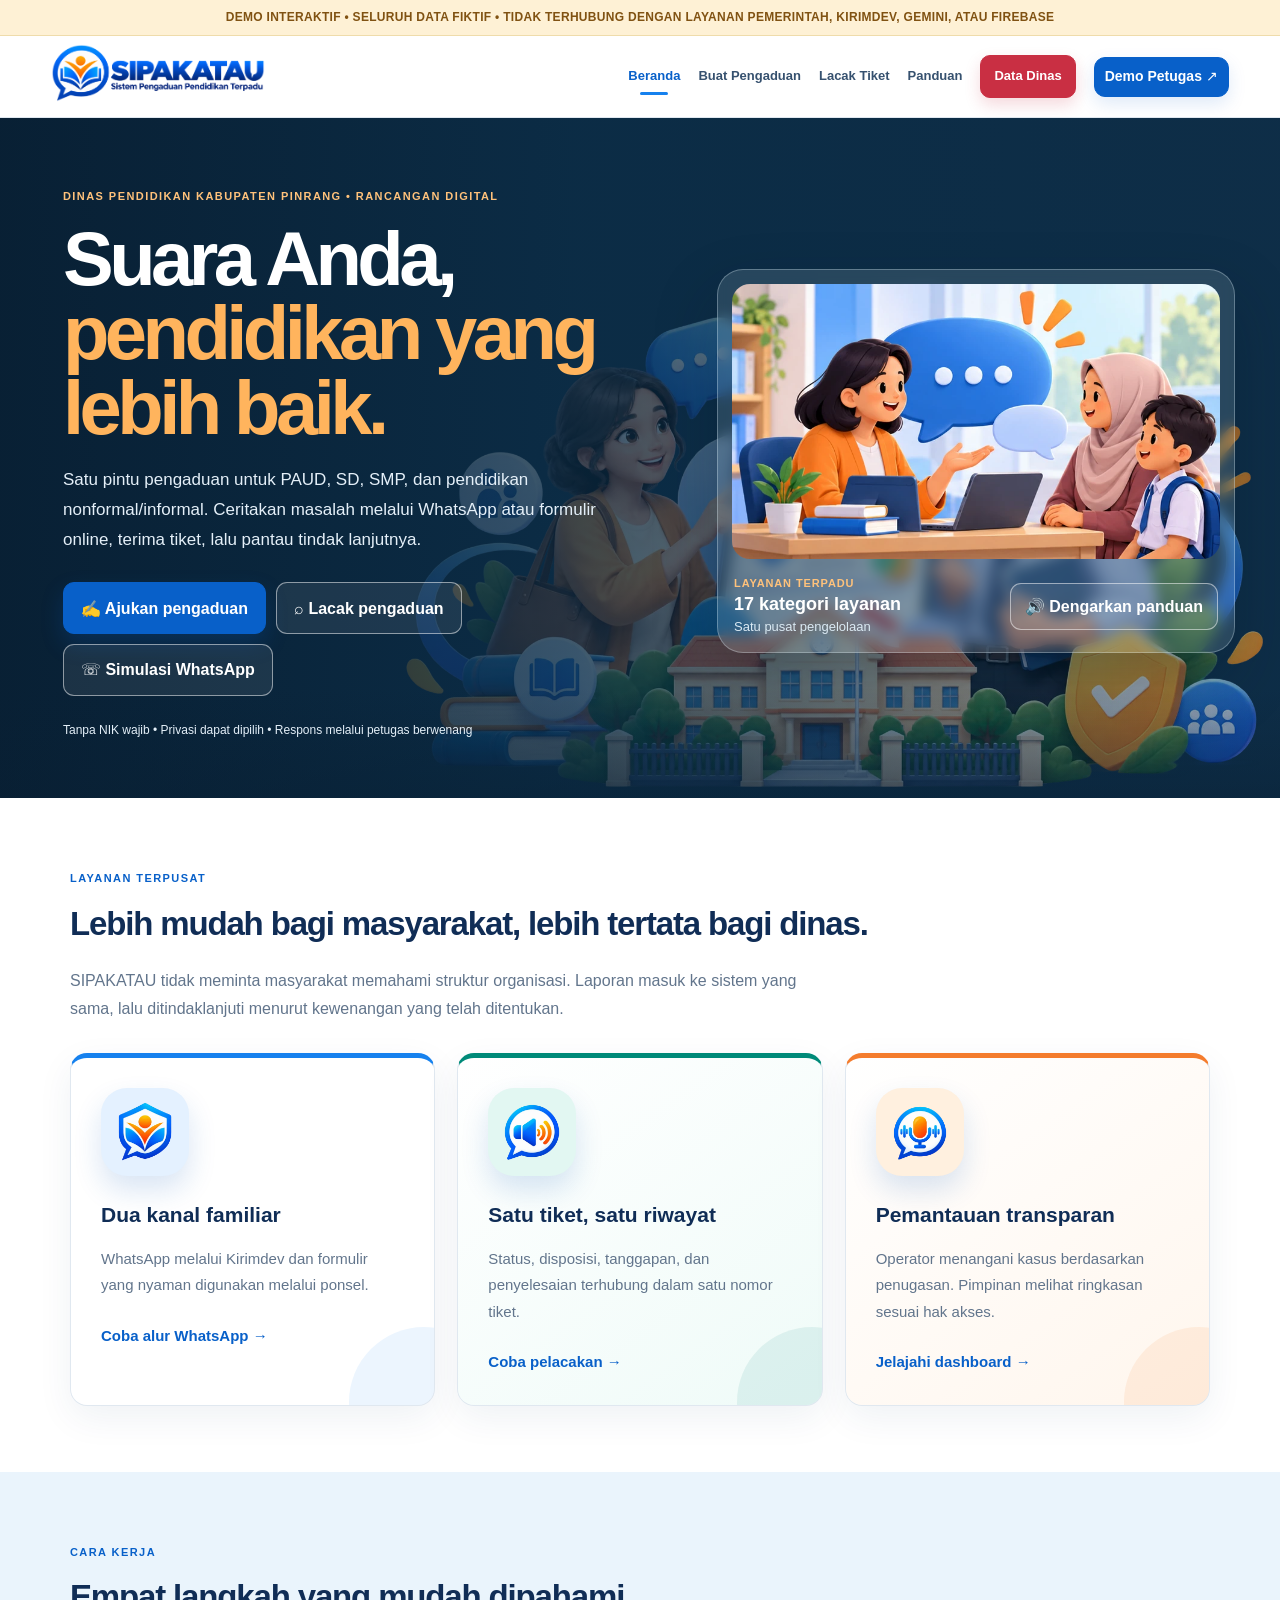
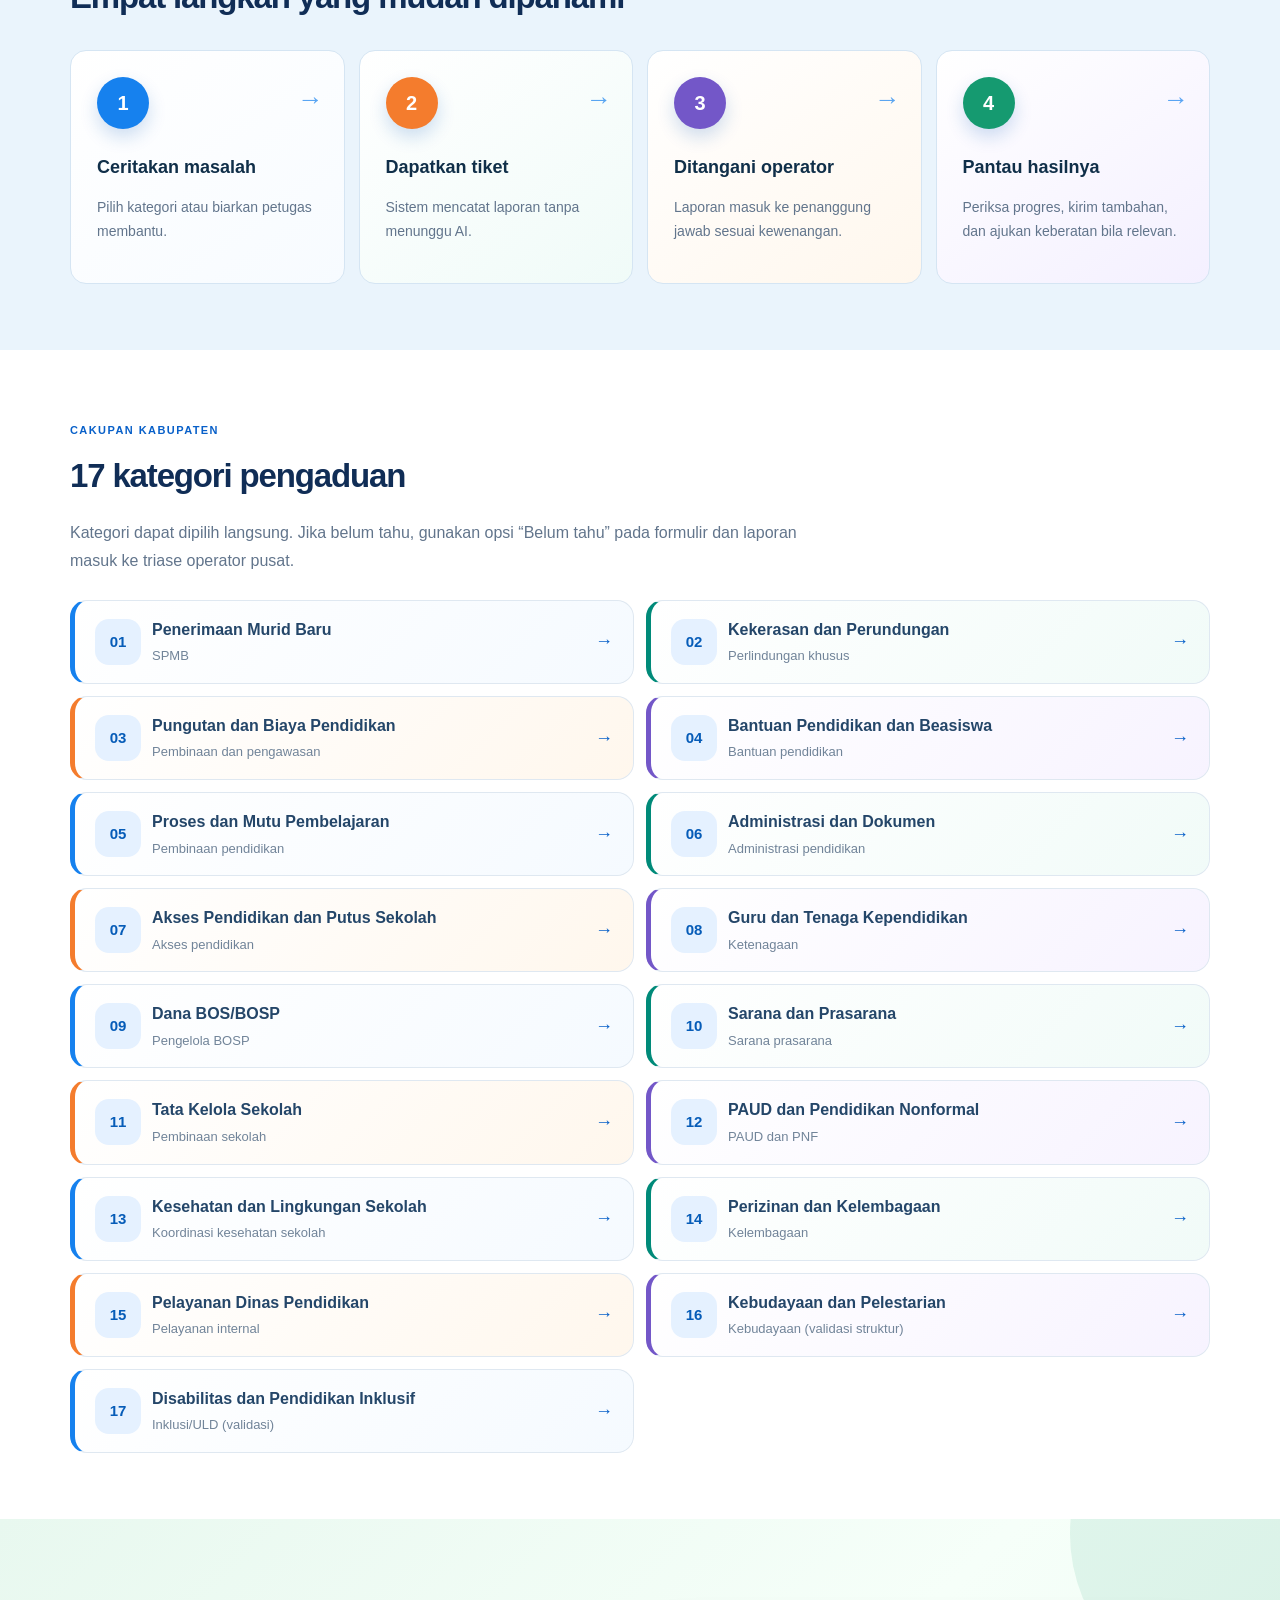
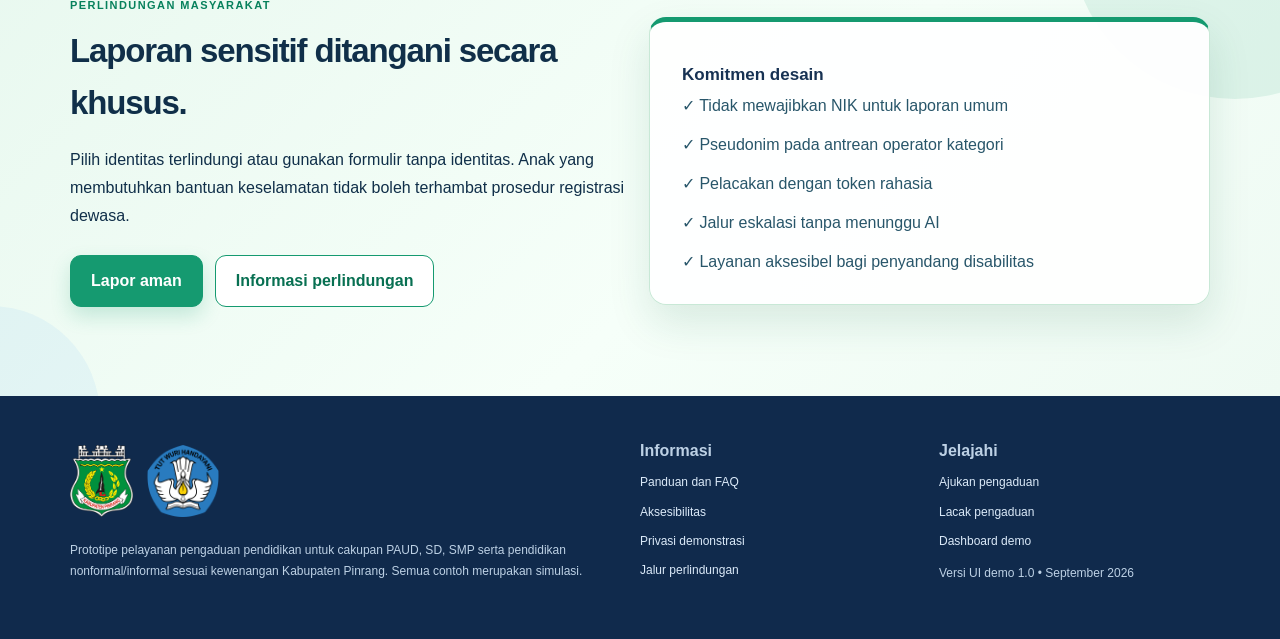
<file: index.html>
<!doctype html>
<html lang="id">
<head>
  <meta charset="utf-8">
  <meta name="viewport" content="width=device-width, initial-scale=1">
  <meta name="theme-color" content="#113d78">
  <meta name="description" content="SIPAKATAU adalah demo interaktif sistem pengaduan pendidikan terpadu untuk Kabupaten Pinrang. Ajukan laporan, dapatkan tiket, gunakan panduan suara, dan lacak tindak lanjut dengan data sintetis.">
  <meta name="application-name" content="SIPAKATAU Demo">
  <meta name="author" content="SIPAKATAU — Dinas Pendidikan Kabupaten Pinrang">
  <link rel="canonical" href="https://sipakatau-uiux-v21.web.app/">
  <meta property="og:type" content="website">
  <meta property="og:site_name" content="SIPAKATAU Demo">
  <meta property="og:locale" content="id_ID">
  <meta property="og:title" content="SIPAKATAU — Suara Anda, pendidikan yang lebih baik">
  <meta property="og:description" content="Demo interaktif layanan pengaduan pendidikan terpadu Kabupaten Pinrang. Ceritakan masalah, dapatkan tiket, dan pantau tindak lanjut menggunakan data simulasi yang aman.">
  <meta property="og:url" content="https://sipakatau-uiux-v21.web.app/">
  <meta property="og:image" content="https://sipakatau-uiux-v21.web.app/assets/update/sipakatau-banner-v22.webp">
  <meta property="og:image:secure_url" content="https://sipakatau-uiux-v21.web.app/assets/update/sipakatau-banner-v22.webp">
  <meta property="og:image:type" content="image/webp">
  <meta property="og:image:width" content="1600">
  <meta property="og:image:height" content="900">
  <meta property="og:image:alt" content="Ilustrasi SIPAKATAU dengan layanan pengaduan pendidikan dan keluarga sekolah">
  <meta name="twitter:card" content="summary_large_image">
  <meta name="twitter:title" content="SIPAKATAU — Demo Pengaduan Pendidikan">
  <meta name="twitter:description" content="Demo interaktif pengaduan pendidikan Kabupaten Pinrang dengan tiket, pelacakan, panduan suara, dan dashboard simulasi.">
  <meta name="twitter:image" content="https://sipakatau-uiux-v21.web.app/assets/update/sipakatau-banner-v22.webp">
  <meta name="twitter:image:alt" content="Ilustrasi layanan pengaduan pendidikan SIPAKATAU">
  <title>SIPAKATAU — Demo Pengaduan Pendidikan</title>
  <link rel="icon" type="image/png" href="assets/ikon-app.png">
  <link rel="stylesheet" href="css/styles.css">
  <link rel="stylesheet" href="css/logo-contrast.css">
  <link rel="stylesheet" href="css/public-page-rhythm.css">
  <link rel="stylesheet" href="css/tokens-v2.css">
  <link rel="stylesheet" href="css/requirements-demo.css">
  <link rel="stylesheet" href="css/requirements-single.css">
  <link rel="stylesheet" href="css/requirements-print.css">
  <link rel="stylesheet" href="css/requirements-export-ui.css">
</head>
<body>
  <a class="skip-link" href="#main">Lewati ke konten utama</a>
  <div id="app"></div>
  <noscript>Demo interaktif SIPAKATAU membutuhkan JavaScript aktif. Dokumen pengembangan tersedia di folder docs.</noscript>
  <script>
    // Public URL alias: the SAPA-inspired reporting entry point is /lapor.
    // The application keeps its hash routes for the existing demo flows.
    if (location.pathname === '/lapor' || location.pathname === '/lapor/') {
      location.replace('/#/pengaduan');
    }
  </script>
  <script src="js/data.js"></script>
  <script src="js/audio/audio-catalog.js"></script>
  <script src="js/audio/voice-guide.js"></script>
  <script>window.SIP_FEATURE_VOICE_DICTATION = true;</script>
  <script src="js/audio/voice-dictation.js"></script>
  <script src="js/app.js"></script>
  <script src="js/menu-polish.js"></script>
  <script src="js/requirements-demo.js"></script>
  <script src="js/requirements-enhancements.js"></script>
  <script src="js/requirements-xlsx.js"></script>
  <script src="js/requirements-export-ui.js"></script>
</body>
</html>
</file>
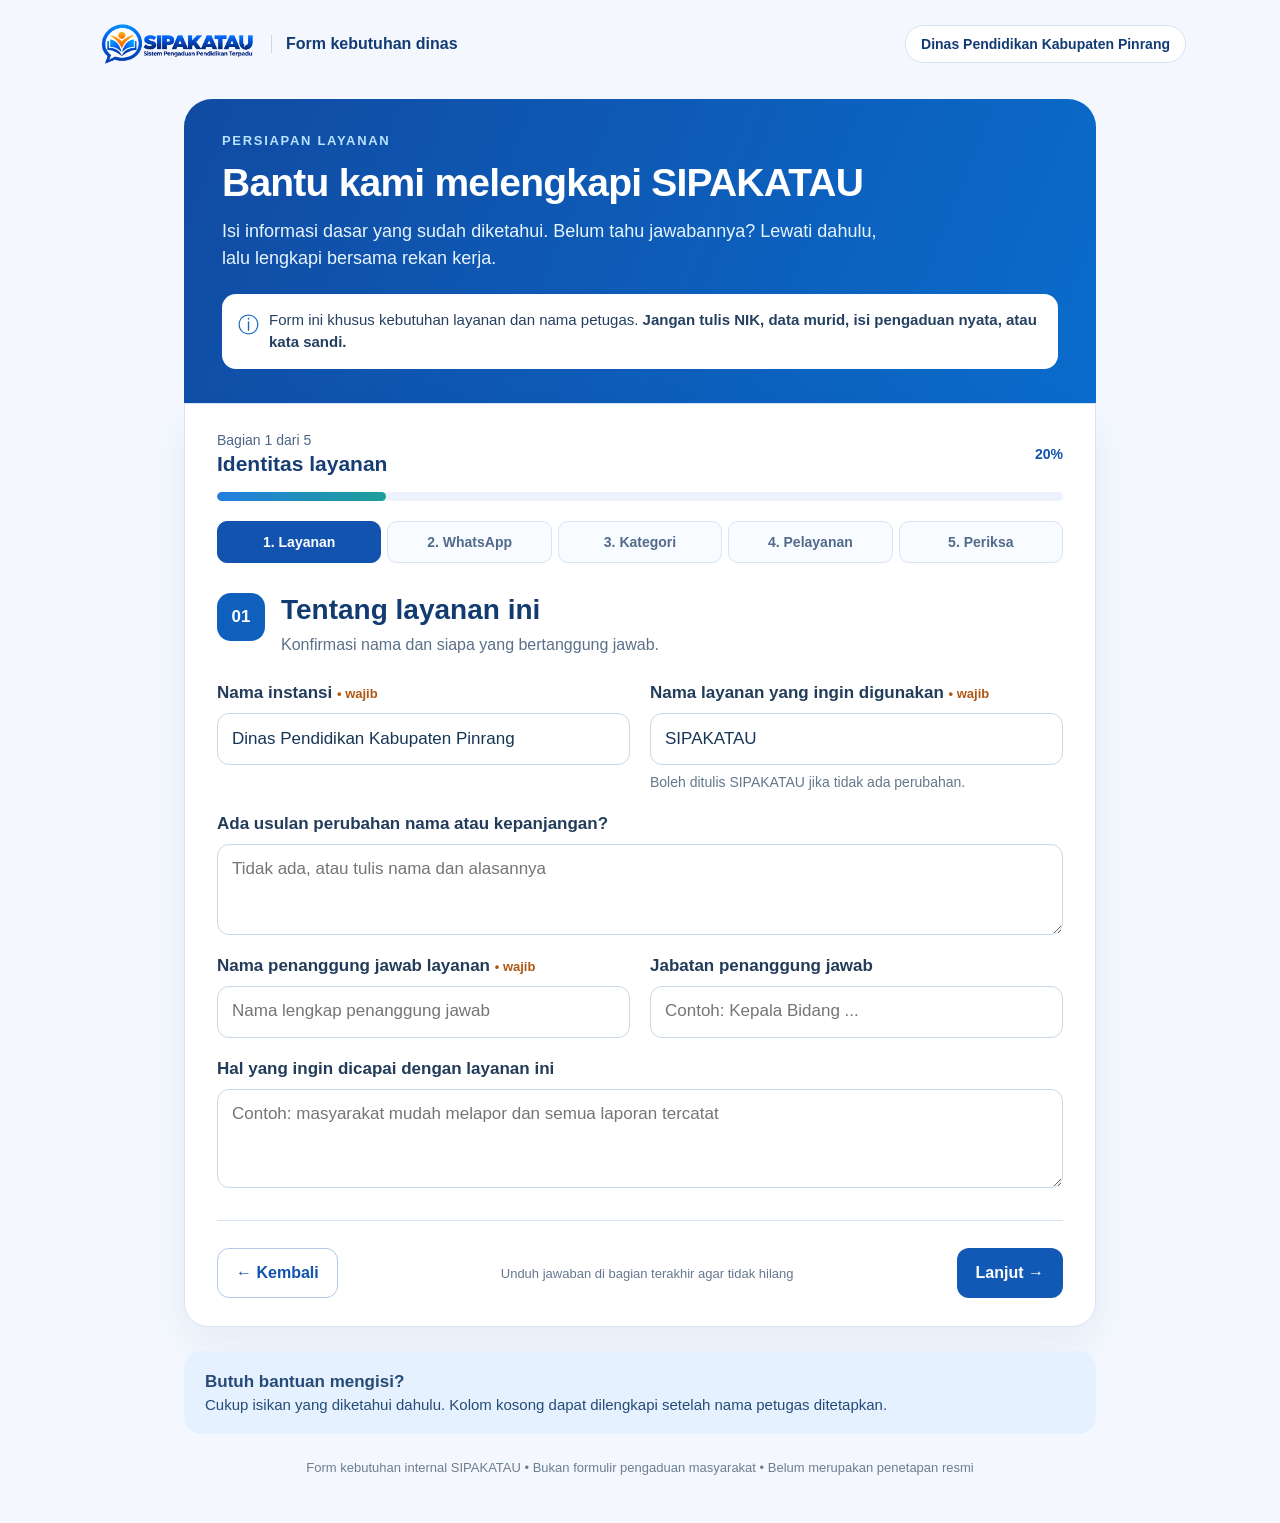
<file: SIPAKATAU_FORM_DINAS/public/index.html>
<!doctype html>
<html lang="id">
<head>
  <meta charset="utf-8">
  <meta name="viewport" content="width=device-width, initial-scale=1, viewport-fit=cover">
  <meta name="theme-color" content="#114caa">
  <meta name="description" content="Form singkat pengumpulan kebutuhan SIPAKATAU bagi pegawai Dinas Pendidikan Kabupaten Pinrang.">
  <title>Form Kebutuhan Dinas · SIPAKATAU</title>
  <link rel="stylesheet" href="css/style.css">
  <script src="firebase-config.js"></script>
  <script defer src="js/app.js"></script>
  <script type="module" src="js/cloud.js"></script>
</head>
<body>
<a class="skip" href="#main">Lewati ke isi formulir</a>
<div class="layout">
 <header class="site-header">
   <div class="brand"><img src="assets/logo.png" alt="SIPAKATAU" width="185"><span>Form kebutuhan dinas</span></div>
   <span class="header-badge">Dinas Pendidikan Kabupaten Pinrang</span>
 </header>
 <main id="main" class="shell">
   <section class="intro" aria-labelledby="title">
     <div class="eyebrow">PERSIAPAN LAYANAN</div>
     <h1 id="title">Bantu kami melengkapi SIPAKATAU</h1>
     <p>Isi informasi dasar yang sudah diketahui. Belum tahu jawabannya? Lewati dahulu, lalu lengkapi bersama rekan kerja.</p>
     <div class="notice"><span aria-hidden="true">ⓘ</span><span>Form ini khusus kebutuhan layanan dan nama petugas. <strong>Jangan tulis NIK, data murid, isi pengaduan nyata, atau kata sandi.</strong></span></div>
   </section>
   <section class="workspace" aria-label="Form kebutuhan">
     <div class="progress-top"><div><span id="step-label">Bagian 1 dari 5</span><strong id="step-name">Identitas layanan</strong></div><span id="progress-percent">20%</span></div>
     <div class="progress" role="progressbar" aria-valuemin="0" aria-valuemax="5" aria-valuenow="1" aria-label="Kemajuan bagian"><div id="progress-fill"></div></div>
     <nav class="step-nav" aria-label="Bagian formulir"><button type="button" data-step="0" class="active">1. Layanan</button><button type="button" data-step="1">2. WhatsApp</button><button type="button" data-step="2">3. Kategori</button><button type="button" data-step="3">4. Pelayanan</button><button type="button" data-step="4">5. Periksa</button></nav>
     <form id="needs-form" novalidate>
       <section class="step" data-panel="0" aria-labelledby="s0-title">
          <div class="section-header"><span class="section-icon">01</span><div><h2 id="s0-title">Tentang layanan ini</h2><p>Konfirmasi nama dan siapa yang bertanggung jawab.</p></div></div>
          <div class="fields">
           <label class="field"><span>Nama instansi <em>• wajib</em></span><input name="agency" autocomplete="organization" required value="Dinas Pendidikan Kabupaten Pinrang" placeholder="Nama instansi" maxlength="130"></label>
           <label class="field"><span>Nama layanan yang ingin digunakan <em>• wajib</em></span><input name="service_name" value="SIPAKATAU" required maxlength="100" placeholder="Contoh: SIPAKATAU"><small>Boleh ditulis SIPAKATAU jika tidak ada perubahan.</small></label>
           <label class="field"><span>Ada usulan perubahan nama atau kepanjangan?</span><textarea name="service_rename" rows="2" maxlength="500" placeholder="Tidak ada, atau tulis nama dan alasannya"></textarea></label>
           <label class="field"><span>Nama penanggung jawab layanan <em>• wajib</em></span><input name="owner_name" required autocomplete="name" maxlength="100" placeholder="Nama lengkap penanggung jawab"></label>
           <label class="field"><span>Jabatan penanggung jawab</span><input name="owner_position" maxlength="100" placeholder="Contoh: Kepala Bidang ..."></label>
           <label class="field"><span>Hal yang ingin dicapai dengan layanan ini</span><textarea name="main_goal" rows="3" maxlength="1200" placeholder="Contoh: masyarakat mudah melapor dan semua laporan tercatat"></textarea></label>
          </div>
       </section>
       <section class="step" data-panel="1" hidden aria-labelledby="s1-title">
          <div class="section-header"><span class="section-icon">02</span><div><h2 id="s1-title">Nomor WhatsApp dan pengelola</h2><p>Isi kontak resmi yang akan dipakai menerima pengaduan.</p></div></div>
          <div class="fields">
           <label class="field"><span>Nomor WhatsApp pengaduan resmi <em>• wajib</em></span><input name="official_wa" required type="tel" inputmode="tel" autocomplete="tel" placeholder="Contoh: 0812xxxxxxxx" maxlength="22"><small>Nomor kantor, bukan nomor pribadi yang tidak mendapat penugasan.</small></label>
           <label class="field"><span>Status nomor tersebut</span><select name="official_wa_status"><option value="">Pilih status</option><option>Sudah aktif dan digunakan</option><option>Sudah ada, belum aktif</option><option>Belum tersedia / perlu nomor baru</option><option>Perlu diputuskan pimpinan</option></select></label>
           <label class="field"><span>Nama admin / pengelola WhatsApp <em>• wajib</em></span><input name="wa_admin_name" required maxlength="100" placeholder="Nama lengkap"></label>
           <label class="field"><span>Email admin WhatsApp <em>• wajib</em></span><input name="wa_admin_email" required type="email" inputmode="email" autocomplete="email" maxlength="130" placeholder="nama@instansi.go.id"></label>
           <label class="field"><span>Nomor WA admin WhatsApp <em>• wajib</em></span><input name="wa_admin_phone" required type="tel" inputmode="tel" maxlength="22" placeholder="08xxxxxxxxxx"></label>
           <label class="field"><span>Admin pengganti, jika ada</span><input name="wa_backup_name" maxlength="100" placeholder="Nama lengkap (boleh dikosongkan)"></label>
           <label class="field"><span>Jam layanan yang direncanakan</span><input name="service_hours" maxlength="150" placeholder="Contoh: Senin–Jumat, pukul 08.00–16.00"></label>
          </div>
       </section>
       <section class="step" data-panel="2" hidden aria-labelledby="s2-title">
          <div class="section-header"><span class="section-icon">03</span><div><h2 id="s2-title">Tinjau kategori pengaduan</h2><p>Periksa 17 layanan awal satu per satu. Anda bisa mengganti nama, menandai tidak diperlukan, dan menambahkan layanan baru.</p></div></div>
          <div class="category-tools"><label class="field"><span>Pilih layanan yang ingin diisi</span><select id="category-select" aria-label="Pilih kategori pengaduan"></select></label><div class="counter" id="category-counter">1 dari 17</div></div>
          <article class="category-card" id="category-card" aria-live="polite"></article>
          <div class="category-actions"><button type="button" class="btn btn-soft" id="cat-prev">← Sebelumnya</button><button type="button" class="btn btn-soft" id="cat-next">Berikutnya →</button></div>
          <div class="add-category"><h3>Perlu menambah layanan baru?</h3><p>Tambahkan layanan jika 17 kategori awal belum mencakup kebutuhan dinas.</p><button type="button" class="btn btn-outline" id="add-category">+ Tambah layanan</button><p id="category-add-info" class="muted"></p></div>
       </section>
       <section class="step" data-panel="3" hidden aria-labelledby="s3-title">
          <div class="section-header"><span class="section-icon">04</span><div><h2 id="s3-title">Cara pelayanan yang diinginkan</h2><p>Beberapa keputusan dasar agar laporan tidak berhenti setelah diterima.</p></div></div>
          <div class="fields">
            <fieldset class="choice-group"><legend>Bagaimana laporan sebaiknya ditindaklanjuti?</legend><label><input type="checkbox" name="followup" value="Nomor tiket otomatis" checked><span>Warga menerima nomor tiket</span></label><label><input type="checkbox" name="followup" value="Diteruskan ke admin kategori" checked><span>Masuk ke admin sesuai jenis pengaduan</span></label><label><input type="checkbox" name="followup" value="Dapat dipantau pimpinan" checked><span>Progres dapat dipantau pimpinan</span></label><label><input type="checkbox" name="followup" value="Warga dapat memantau status" checked><span>Warga dapat mengecek status laporan</span></label></fieldset>
            <label class="field"><span>Target balasan awal kepada pelapor</span><select name="response_target"><option value="">Belum diputuskan</option><option>Dalam 1 jam kerja</option><option>Dalam 1 hari kerja</option><option>Dalam 2 hari kerja</option><option>Berbeda menurut jenis masalah</option></select><small>Ini usulan awal, bukan standar layanan resmi sebelum ditetapkan.</small></label>
            <label class="field"><span>Siapa yang memantau semua pengaduan?</span><input name="central_monitor_name" maxlength="100" placeholder="Nama operator pusat / koordinator"></label>
            <label class="field"><span>Email operator pusat</span><input name="central_monitor_email" type="email" inputmode="email" maxlength="130" placeholder="nama@instansi.go.id"></label>
            <label class="field"><span>Nomor WA operator pusat</span><input name="central_monitor_wa" type="tel" inputmode="tel" maxlength="22" placeholder="08xxxxxxxxxx"></label>
            <fieldset class="choice-group"><legend>Kebutuhan pelayanan khusus</legend><label><input type="checkbox" name="special_needs" value="Identitas pelapor dapat dilindungi" checked><span>Identitas pelapor dapat dirahasiakan dari petugas yang tidak berwenang</span></label><label><input type="checkbox" name="special_needs" value="Laporan tanpa nama melalui form" checked><span>Laporan tanpa nama melalui formulir</span></label><label><input type="checkbox" name="special_needs" value="Aksesibilitas disabilitas" checked><span>Form mudah digunakan penyandang disabilitas</span></label><label><input type="checkbox" name="special_needs" value="Laporan keselamatan anak ditangani khusus" checked><span>Laporan keselamatan anak diprioritaskan oleh petugas khusus</span></label></fieldset>
            <label class="field"><span>Layanan, aturan, atau kebutuhan lain yang belum tercantum</span><textarea name="other_requests" rows="4" maxlength="3000" placeholder="Tulis usulan dengan bahasa sederhana."></textarea></label>
            <label class="field"><span>Hal yang masih perlu diputuskan pimpinan</span><textarea name="pending_decisions" rows="3" maxlength="2000" placeholder="Contoh: nama admin kategori 02 belum ditetapkan."></textarea></label>
          </div>
       </section>
       <section class="step" data-panel="4" hidden aria-labelledby="s4-title">
          <div class="section-header"><span class="section-icon">05</span><div><h2 id="s4-title">Periksa jawaban dan simpan</h2><p>Pastikan nomor resmi, admin, dan perubahan layanan sudah benar.</p></div></div>
          <div class="review" id="review"></div>
          <div class="export-actions"><button type="button" class="btn btn-primary" id="download-json">↓ Unduh hasil isian</button><button type="button" class="btn btn-outline" id="download-csv">↓ Unduh daftar operator (CSV)</button><button type="button" class="btn btn-outline" id="print-form">Cetak ringkasan</button></div>
          <div id="cloud-actions" hidden><button type="button" class="btn btn-primary" id="cloud-save">Simpan ke Firebase</button><span id="cloud-state" role="status"></span></div>
          <p class="export-note">Jika belum menggunakan penyimpanan daring, tekan <strong>Unduh hasil isian</strong> agar jawaban tidak hilang ketika halaman ditutup. Berkas berisi kontak pegawai: simpan dan kirim hanya melalui kanal internal yang disetujui.</p>
       </section>
       <div class="form-bottom"><button type="button" class="btn btn-outline" id="back">← Kembali</button><span id="autosave-note">Pengisian belum disimpan ke server</span><button type="button" class="btn btn-primary" id="next">Lanjut →</button></div>
     </form>
   </section>
   <div class="bottom-help"><strong>Butuh bantuan mengisi?</strong><span>Cukup isikan yang diketahui dahulu. Kolom kosong dapat dilengkapi setelah nama petugas ditetapkan.</span></div>
   <footer>Form kebutuhan internal SIPAKATAU • Bukan formulir pengaduan masyarakat • Belum merupakan penetapan resmi</footer>
 </main>
</div>
<div id="toast" role="status" aria-live="polite" class="toast" hidden></div>
<div id="login-gate" class="login-gate" hidden><form id="login-form" class="login-panel"><img src="assets/logo.png" alt="SIPAKATAU" width="190"><h2>Masuk untuk mengisi</h2><p>Gunakan akun petugas yang telah didaftarkan pengelola.</p><label class="field"><span>Email petugas</span><input id="login-email" type="email" required autocomplete="username"></label><label class="field"><span>Kata sandi</span><input id="login-password" type="password" required autocomplete="current-password"></label><p id="login-error" class="error" role="alert"></p><button class="btn btn-primary" type="submit">Masuk</button></form></div>
</body>
</html>
</file>
<file: css/styles.css>
:root{font-family:Inter,"Segoe UI",Arial,sans-serif;color:#173253;background:#f5f8fc;font-synthesis:none;--navy:#102d56;--blue:#0860c9;--blue2:#1681ee;--orange:#ff8a16;--teal:#008a79;--red:#bd3151;--text:#173253;--muted:#62758c;--line:#e0e8f0;--surface:#fff;--bg:#f5f8fc;--soft:#eff5fc;--shadow:0 12px 36px rgba(19,56,101,.065);--radius:17px}*{box-sizing:border-box}html{scroll-behavior:smooth}body{margin:0;min-width:320px}a{color:var(--blue);text-decoration:none}a:hover{text-decoration:underline}button,input,textarea,select{font:inherit}button{cursor:pointer}button:disabled{cursor:not-allowed;opacity:.48}img{max-width:100%}button:focus-visible,a:focus-visible,input:focus-visible,textarea:focus-visible,select:focus-visible,[tabindex]:focus-visible{outline:3px solid #fba624;outline-offset:3px}::selection{background:#bbdafd}.skip-link{position:absolute;left:12px;top:-70px;background:#fff;padding:12px;z-index:999}.skip-link:focus{top:8px}.demo-band{background:#fef1d5;color:#805212;text-align:center;padding:8px 14px;font-size:12px;font-weight:700;letter-spacing:.025em;border-bottom:1px solid #efdcab}.site-header{height:80px;display:flex;justify-content:space-between;align-items:center;gap:24px;padding:0 clamp(18px,4vw,66px);background:#fff;border-bottom:1px solid var(--line);position:sticky;top:0;z-index:70}.site-header .brand img{width:230px;height:58px;object-fit:contain;object-position:left}.site-header nav{display:flex;align-items:center;gap:18px}.site-header nav a{font-size:13px;font-weight:650;color:#36516f}.site-header nav a.current{color:var(--blue)}.btn{display:inline-flex;align-items:center;justify-content:center;gap:8px;padding:12px 17px;border-radius:11px;background:#fff;border:1px solid #d8e4f1;color:var(--navy);font-weight:720;font-size:13px;white-space:normal;text-align:center;min-height:42px}.btn:hover{background:#f1f6fc;text-decoration:none}.btn.primary{background:var(--blue);color:#fff;border-color:var(--blue);box-shadow:0 7px 18px rgba(0,96,201,.13)}.btn.primary:hover{background:#064da3}.btn.dark{background:var(--navy);color:#fff;border-color:var(--navy)}.btn.orange{background:var(--orange);color:#252c38;border-color:var(--orange)}.btn.ghost{background:transparent}.btn.tiny{padding:7px 10px;min-height:31px;font-size:11px}.btn.danger{border-color:#f7c8d3;color:#a22d47;background:#fff3f6}.btn.full{width:100%}.btn svg,.ic{width:18px;height:18px;flex-shrink:0}.pill{display:inline-flex;gap:5px;align-items:center;padding:5px 9px;border-radius:100px;font-size:11px;font-weight:750;background:#edf4fd;color:#11509f;border:1px solid #dceafa;letter-spacing:.015em}.pill.orange{background:#fff1df;color:#995500;border-color:#ffe1b5}.pill.red{background:#fff0f1;color:#a52846;border-color:#f9ced4}.pill.green{background:#e4f7ee;color:#05744d;border-color:#c7efdb}.pill.gray{background:#f1f4f8;color:#5a6c82;border-color:#e3e9ee}.muted{color:var(--muted)}.eyebrow{color:var(--blue);letter-spacing:.13em;font-size:11px;font-weight:850;text-transform:uppercase}.container{max-width:1190px;margin:0 auto;padding:0 25px}.public-main{min-height:72vh}.hero{padding:72px 0 68px;background:radial-gradient(ellipse at 90% 12%,#e8f4ff,transparent 52%),linear-gradient(160deg,#fff 12%,#f4f9ff 100%)}.hero-grid{display:grid;grid-template-columns:1.05fr .95fr;align-items:center;gap:50px}.hero h1{font-size:clamp(38px,4.8vw,62px);letter-spacing:-.055em;line-height:1.08;color:var(--navy);margin:14px 0 20px}.hero h1 em{font-style:normal;color:var(--blue)}.hero p{color:#5c718a;line-height:1.8;max-width:590px;font-size:16px}.actions{display:flex;gap:12px;flex-wrap:wrap;margin:25px 0}.hero-note{font-size:12px;color:#65819e}.hero-visual{border:1px solid #dce7f4;border-radius:28px;padding:22px;background:#fff;box-shadow:0 32px 65px rgba(16,58,118,.1);position:relative}.mock-phone{width:265px;margin:10px auto;padding:14px;border:8px solid #172c48;border-radius:37px;min-height:440px;box-shadow:0 24px 40px #1f426a29;background:#fff}.mock-phone .notch{background:#172c48;border-radius:99px;width:76px;height:9px;margin:-8px auto 22px}.phone-top{background:linear-gradient(100deg,#1462bd,#07366e);border-radius:16px;padding:17px;color:#fff}.phone-top img{width:150px;filter:brightness(0) invert(1)}.phone-top p{color:#d0e7ff;font-size:12px;margin:9px 0 0;line-height:1.5}.phone-line{margin-top:12px;border:1px solid #e1e8f1;border-radius:10px;padding:12px;font-size:12px;font-weight:700}.phone-line b{float:right;color:#0c9b78}.phone-cta{background:#0860c9;color:#fff;text-align:center;border-radius:11px;margin-top:17px;padding:12px;font-size:12px;font-weight:750}.hero-float{position:absolute;right:-15px;top:52px;background:#fff;padding:14px 18px;border-radius:15px;box-shadow:var(--shadow);border:1px solid #e5eff7;font-size:12px}.hero-float strong{display:block;color:#0d735a;font-size:15px}.section{padding:66px 0}.section.soft{background:#eef5fc}.section h2,.page-title{font-size:clamp(24px,3vw,33px);letter-spacing:-.035em;color:var(--navy);margin:8px 0 12px}.section-desc{color:var(--muted);line-height:1.75;max-width:760px}.feature-grid,.three-grid,.four-grid,.grid-two,.dash-grid{display:grid;gap:18px}.feature-grid{grid-template-columns:repeat(3,minmax(0,1fr));margin-top:30px}.three-grid{grid-template-columns:repeat(3,minmax(0,1fr))}.four-grid{grid-template-columns:repeat(4,minmax(0,1fr))}.grid-two{grid-template-columns:repeat(2,minmax(0,1fr))}.dash-grid{grid-template-columns:repeat(4,minmax(0,1fr))}.card{background:#fff;border:1px solid var(--line);border-radius:var(--radius);padding:23px;box-shadow:var(--shadow);min-width:0}.card h3{margin:9px 0 6px;color:var(--navy);font-size:17px}.card p{font-size:13px;color:var(--muted);line-height:1.7}.iconbox{width:44px;height:44px;display:flex;align-items:center;justify-content:center;background:#e9f3ff;border-radius:14px;font-size:22px;color:var(--blue);font-weight:800}.iconbox.teal{background:#e4f8f3;color:#00775c}.iconbox.orange{background:#fff1e2;color:#a45602}.catalogue{display:grid;grid-template-columns:repeat(3,minmax(0,1fr));gap:10px;margin-top:25px}.cat-tile{border:1px solid #dfe8f1;background:#fff;border-radius:12px;padding:14px;text-align:left;display:flex;gap:11px;align-items:start;color:#244669;font-size:12px;font-weight:700}.cat-tile:hover{background:#edf5ff;border-color:#9ac4fa}.cat-tile small{display:block;color:#718499;font-weight:500;margin-top:5px}.cat-num{background:#e5f1ff;color:#065cb8;border-radius:9px;padding:8px;font-weight:850;flex-shrink:0}.step-row{display:grid;grid-template-columns:repeat(4,1fr);gap:14px;margin-top:26px}.step{background:white;border:1px solid var(--line);border-radius:16px;padding:18px}.step-n{width:33px;height:33px;border-radius:50%;background:var(--blue);color:#fff;display:grid;place-items:center;font-weight:800;margin-bottom:15px}.step p{font-size:12px;color:var(--muted);line-height:1.6}.footer{background:#102a4c;color:#bdd1e5;padding:42px 0;margin-top:30px}.footer .foot-grid{display:grid;grid-template-columns:2fr 1fr 1fr;gap:28px}.footer img{max-width:235px;filter:brightness(0) invert(1)}.footer a{color:#dbeaf9;display:block;margin:10px 0;font-size:12px}.footer p{font-size:12px;line-height:1.8}.page-wrap{padding:44px 0 85px}.page-head{margin-bottom:24px}.page-head p{color:var(--muted);line-height:1.7}.panel{border:1px solid var(--line);border-radius:var(--radius);background:#fff;padding:24px;box-shadow:var(--shadow)}.notice{padding:13px 15px;background:#eaf5ff;border:1px solid #cbe6ff;border-radius:12px;font-size:12px;line-height:1.6;color:#315b86;margin:15px 0}.notice.warning{background:#fff5e7;border-color:#fce0ad;color:#865a19}.notice.alert{background:#fff0f2;border-color:#f2c1cc;color:#a32b45}.notice.success{background:#e8f8ef;border-color:#bceace;color:#116849}.form-grid{display:grid;grid-template-columns:repeat(2,minmax(0,1fr));gap:15px}.field{display:flex;flex-direction:column;gap:6px;min-width:0}.field>label,.field>span{font-size:12px;font-weight:750;color:#294568}.field input,.field textarea,.field select,select.control,input.control{width:100%;background:#fff;color:var(--text);border:1px solid #cfdde9;border-radius:10px;padding:11px 12px;min-height:43px;outline:none}.field textarea{resize:vertical;min-height:105px;line-height:1.5}.field input:focus,.field textarea:focus,.field select:focus{border-color:#3883d1;box-shadow:0 0 0 3px #1679e216}.field small{color:#7a899b;font-size:11px;line-height:1.5}.field.full{grid-column:1/-1}.checks{display:grid;gap:10px}.check-row{display:flex;align-items:flex-start;gap:9px;font-size:13px;line-height:1.6;color:#35516a}.check-row input{margin-top:3px;accent-color:var(--blue);width:16px;height:16px;flex-shrink:0}.wizard-progress{display:grid;grid-template-columns:repeat(4,1fr);gap:8px;margin:20px 0 27px}.wizard-step{padding:10px 7px;border-bottom:4px solid #dbe7f1;color:#718399;font-size:12px;font-weight:750}.wizard-step.active{border-color:var(--blue);color:var(--blue)}.wizard-step.done{border-color:#0b9b76;color:#087858}.form-nav{display:flex;justify-content:space-between;gap:12px;margin-top:25px;border-top:1px solid var(--line);padding-top:22px}.result-box{padding:35px;border-radius:22px;border:1px solid #bfead3;background:#f0fbf5;text-align:center}.result-box strong{font-size:30px;color:#086f54;display:block;margin:10px 0}.result-box code{background:#fff;padding:10px 18px;display:inline-block;border:1px solid #bfead3;border-radius:8px;margin:10px;font-size:17px}.timeline{position:relative;padding-left:20px;margin:15px 0;border-left:2px solid #d7e4f1}.timeline-item{position:relative;margin:0 0 20px;padding-left:14px;font-size:12px;color:#49637e}.timeline-item:before{content:'';width:11px;height:11px;background:#1780df;border:3px solid #fff;outline:1px solid #b7d6ec;border-radius:50%;position:absolute;left:-28px;top:1px}.timeline-item strong{color:var(--navy);display:block;font-size:13px}.faq-item{background:#fff;border:1px solid var(--line);border-radius:11px;margin:9px 0}.faq-item summary{cursor:pointer;padding:16px;font-weight:730;color:var(--navy)}.faq-item p{padding:0 16px 15px;color:var(--muted);line-height:1.7;font-size:13px;margin:0}.staff-shell{display:flex;min-height:calc(100vh - 30px)}.sidebar{width:255px;flex-shrink:0;background:var(--navy);color:#d6e6f7;display:flex;flex-direction:column;position:sticky;top:0;height:100vh;overflow-y:auto}.sidebar-brand{padding:21px 18px 17px;border-bottom:1px solid #ffffff20}.sidebar-brand img{width:185px;max-height:58px;object-fit:contain;filter:brightness(0) invert(1)}.sidebar-brand p{font-size:10px;letter-spacing:.11em;color:#9fc5ed}.side-links{padding:14px 9px}.side-label{font-size:10px;font-weight:800;letter-spacing:.15em;color:#7ba1ca;margin:18px 14px 8px;text-transform:uppercase}.side-links a{display:flex;gap:10px;align-items:center;color:#c5d7eb;font-size:12px;font-weight:650;padding:11px 12px;border-radius:10px;margin-bottom:3px}.side-links a:hover,.side-links a.active{background:#ffffff16;text-decoration:none;color:#fff}.side-links a.active{border-left:3px solid #ff9c27}.side-links a .mark{font-size:16px;width:20px;text-align:center}.side-footer{padding:18px;border-top:1px solid #ffffff20;font-size:12px;margin-top:auto}.staff-content{flex:1;min-width:0}.topbar{position:sticky;top:0;z-index:40;height:76px;background:#ffffffed;backdrop-filter:blur(15px);border-bottom:1px solid var(--line);display:flex;justify-content:space-between;align-items:center;padding:0 30px;gap:20px}.topbar-left{display:flex;gap:12px;align-items:center}.topbar .top-title{font-size:14px;font-weight:850;color:var(--navy)}.topbar small{color:var(--muted);font-size:11px}.role-chip{font-size:11px;border-radius:11px;padding:9px 12px;background:#eaf3fd;color:#155695;font-weight:740}.staff-main{padding:30px;max-width:1700px;margin:auto}.staff-main h1{font-size:27px;letter-spacing:-.03em;color:var(--navy);margin:0 0 6px}.staff-main .intro{font-size:12px;color:var(--muted);margin:0 0 24px}.metric{background:#fff;border:1px solid var(--line);border-radius:15px;padding:19px;box-shadow:var(--shadow)}.metric small{display:block;color:#728397;font-weight:660;font-size:11px}.metric strong{font-size:29px;display:block;letter-spacing:-.05em;color:var(--navy);margin:7px 0}.metric .delta{font-size:10px;color:#138266}.metric.orange strong{color:#b86603}.metric.red strong{color:#b02f4b}.metric.green strong{color:#087e5f}.panel-title{display:flex;justify-content:space-between;align-items:center;gap:12px;margin-bottom:16px;flex-wrap:wrap}.panel-title h2{font-size:16px;color:var(--navy);margin:0}.panel-title p{font-size:11px;color:var(--muted);margin:3px 0}.toolbar{display:flex;flex-wrap:wrap;gap:9px;align-items:center;margin-bottom:15px}.toolbar input,.toolbar select{border:1px solid #d9e4ee;background:#fff;border-radius:9px;padding:10px 12px;font-size:12px;min-height:38px;color:var(--text);max-width:100%}.toolbar input{min-width:200px;flex:1}.table-wrap{overflow-x:auto;border:1px solid var(--line);border-radius:12px}.data-table{width:100%;border-collapse:collapse;font-size:12px;background:#fff;min-width:720px}.data-table th{background:#f3f7fb;color:#6b7f95;text-transform:uppercase;letter-spacing:.04em;font-size:10px;text-align:left;padding:13px 12px;white-space:nowrap}.data-table td{padding:13px 12px;border-top:1px solid #eef1f6;vertical-align:middle;color:#36506c}.data-table tbody tr:hover{background:#f8fbff}.data-table td strong{display:block;color:#213d60}.data-table td small{font-size:10px;color:#7d90a4}.pagination{display:flex;justify-content:space-between;align-items:center;gap:10px;margin-top:14px;font-size:11px;color:var(--muted)}.case-header{display:flex;justify-content:space-between;align-items:start;gap:20px;margin-bottom:24px;flex-wrap:wrap}.case-header h1{margin:7px 0}.case-layout{display:grid;grid-template-columns:minmax(0,1.6fr) minmax(290px,1fr);gap:17px}.tabs{display:flex;gap:4px;overflow-x:auto;border-bottom:1px solid var(--line);margin-bottom:15px}.tabs button{border:0;background:transparent;color:#7789a1;font-size:12px;font-weight:700;padding:13px 14px;border-bottom:3px solid transparent;white-space:nowrap}.tabs button.active{color:var(--blue);border-color:var(--blue)}.msg{border-radius:13px;padding:13px 14px;margin:10px 0;border:1px solid var(--line);background:#f7fafe;font-size:12px;line-height:1.7}.msg.internal{background:#fffbef;border-color:#f5e5b1}.msg strong{display:block;font-size:11px;color:#54728d;margin-bottom:4px}.row{display:flex;gap:12px;align-items:center}.row.space{justify-content:space-between}.stack{display:flex;flex-direction:column;gap:12px}.chip-list{display:flex;gap:7px;flex-wrap:wrap}.kvs{display:grid;grid-template-columns:135px 1fr;gap:10px;border-bottom:1px solid var(--line);padding:9px 0;font-size:12px}.kvs span:first-child{color:#7d8da1}.kvs span:last-child{font-weight:650;color:#264564}.bars{display:grid;gap:14px}.bar-row{display:grid;grid-template-columns:152px 1fr 38px;gap:10px;align-items:center;font-size:11px;color:#486380}.bar-track{height:9px;border-radius:20px;background:#edf3fa;overflow:hidden}.bar-fill{height:100%;background:linear-gradient(90deg,#1678db,#20a79c);border-radius:20px}.chart-line{width:100%;height:auto;display:block}.mini-log{border-bottom:1px solid #edf1f6;padding:11px 0;font-size:12px}.mini-log strong{display:block;color:#183959}.mini-log small{color:var(--muted)}.badgedot{width:9px;height:9px;border-radius:50%;display:inline-block;background:#0b9a77;margin-right:5px}.badgedot.off{background:#c44861}.settings-grid{display:grid;grid-template-columns:repeat(2,minmax(0,1fr));gap:15px}.toggle-card{display:flex;justify-content:space-between;align-items:center;gap:16px;border:1px solid var(--line);border-radius:12px;padding:16px;background:#fff}.toggle-card strong{font-size:13px;color:#234369;display:block}.toggle-card p{font-size:11px;margin:5px 0 0;color:var(--muted)}.toggle-card input{accent-color:var(--blue);width:22px;height:22px}.login-wrap{min-height:calc(100vh - 30px);display:grid;grid-template-columns:1fr 1fr}.login-art{background:linear-gradient(145deg,#103a73,#071f46);padding:9vw;display:flex;flex-direction:column;justify-content:center;color:#fff}.login-art img{width:330px;filter:brightness(0) invert(1)}.login-art h1{font-size:48px;line-height:1.08;letter-spacing:-.05em;margin:27px 0 18px}.login-art p{line-height:1.8;color:#d8e6f8}.login-form{display:grid;place-items:center;padding:30px;background:#f6f9fc}.login-form .panel{max-width:430px;width:100%}.login-form h2{font-size:25px;color:var(--navy);margin:6px 0 10px}.fake-chat{max-width:680px;margin:auto;background:#ece5d9;border:1px solid #d7d6cd;border-radius:17px;padding:16px;min-height:340px}.chat-top{background:#075e54;color:#fff;padding:13px;border-radius:11px;margin-bottom:17px;font-size:13px;font-weight:750}.bubble{border-radius:11px;padding:11px 13px;max-width:84%;font-size:12px;line-height:1.6;margin:10px 0;background:#fff;box-shadow:0 2px 6px #153b4d0d}.bubble.sent{background:#dcf8c7;margin-left:auto}.bubble small{display:block;text-align:right;color:#6d8277;font-size:9px;margin-top:4px}.sim-cost strong{font-size:25px}.sim-cost .row{justify-content:space-between;padding:8px 0;border-bottom:1px solid #eff2f8;font-size:12px}.empty{text-align:center;padding:50px 20px;color:#7a8ba0}.empty strong{display:block;color:#214262;font-size:16px;margin-bottom:7px}.toast{position:fixed;bottom:24px;right:24px;z-index:180;background:#163b68;color:#fff;box-shadow:0 15px 45px #112b4766;border-radius:13px;padding:14px 20px;max-width:360px;font-size:12px;line-height:1.6}.mobile-nav-toggle{display:none}.sr-only{position:absolute;width:1px;height:1px;overflow:hidden;clip:rect(0,0,0,0);white-space:nowrap}.limited{border:1px dashed #d7a46b;background:#fff9ee;border-radius:12px;padding:15px;font-size:12px;color:#8b571a}.code-box{background:#122640;color:#e5f3ff;padding:15px;border-radius:12px;overflow-wrap:anywhere;font-family:Consolas,monospace;font-size:11px}.skeleton{height:75px;background:linear-gradient(90deg,#eef4fa,#e6eef7,#eef4fa);border-radius:12px;animation:fade 1.2s infinite}@keyframes fade{50%{opacity:.5}}@media(max-width:1050px){.sidebar{width:208px}.staff-main{padding:22px}.hero-grid{gap:15px}.four-grid,.dash-grid{grid-template-columns:repeat(2,1fr)}.catalogue{grid-template-columns:repeat(2,1fr)}}@media(max-width:760px){.site-header{height:auto;min-height:72px;flex-wrap:wrap;padding:9px 18px}.site-header nav{gap:10px;flex-wrap:wrap;padding-bottom:8px}.site-header nav a{font-size:11px}.site-header .brand img{width:165px;height:48px}.hero{padding:45px 0}.hero-grid,.feature-grid,.three-grid,.grid-two,.case-layout,.login-wrap,.settings-grid{grid-template-columns:1fr}.hero-visual{max-width:440px;margin:0 auto}.hero-float{right:4px}.container{padding:0 17px}.section{padding:38px 0}.catalogue{grid-template-columns:1fr}.step-row{grid-template-columns:repeat(2,1fr)}.footer .foot-grid{grid-template-columns:1fr}.sidebar{position:fixed;z-index:90;transform:translateX(-105%);transition:transform .2s;width:258px;box-shadow:10px 0 30px #09244718}.sidebar.open{transform:translateX(0)}.mobile-nav-toggle{display:inline-flex}.topbar{height:64px;padding:0 15px}.topbar .role-chip{font-size:10px;padding:6px}.staff-main{padding:20px 14px}.form-grid{grid-template-columns:1fr}.field.full{grid-column:auto}.wizard-step{font-size:10px}.page-wrap{padding:30px 0}.card,.panel{padding:18px}.login-art{padding:32px}.login-art h1{font-size:30px}.case-header .actions{margin:0}}@media(max-width:430px){.dash-grid,.four-grid,.step-row{grid-template-columns:1fr}.wizard-progress{gap:4px}.wizard-step{font-size:9px;padding:8px 2px}.mock-phone{width:245px}.bar-row{grid-template-columns:98px 1fr 30px}.topbar small{display:none}.site-header nav .optional{display:none}}@media(prefers-reduced-motion:reduce){*,*:before,*:after{animation-duration:.01ms!important;transition-duration:.01ms!important;scroll-behavior:auto!important}}
</file>
<file: css/logo-contrast.css>
/* Preserve the supplied full-colour mark on dark surfaces.
   The previous invert filter flattened the logo into a solid silhouette. */
.footer img,
.sidebar-brand img,
.login-art img {
  filter: none;
  background: #fff;
  border-radius: 12px;
  padding: 8px;
}

.phone-top img {
  filter: none;
  background: #fff;
  border-radius: 10px;
  padding: 6px;
}

.footer-logos {
  display: flex;
  align-items: center;
  gap: 14px;
  min-height: 86px;
  margin-bottom: 16px;
}

.footer-logos img {
  width: auto;
  height: 72px;
  max-width: 110px;
  object-fit: contain;
  padding: 0;
  background: transparent;
  border-radius: 10px;
}

.footer-logos img + img {
  max-width: 86px;
}

@media (max-width: 760px) {
  .footer-logos {
    gap: 12px;
  }

  .footer-logos img {
    height: 64px;
  }
}
</file>
<file: css/public-page-rhythm.css>
/* Shared public-page rhythm.
   Intro content must align with the inner edge of the cards below it. */
.page-wrap > .page-head {
  padding-inline: 24px;
}

.page-wrap > .notice {
  margin-inline: 24px;
}

.public-main,
.hero-grid,
.hero-grid > div {
  min-width: 0;
}

html,
body {
  overflow-x: hidden;
}

@media (max-width: 760px) {
  .page-wrap > .page-head {
    padding-inline: 18px;
  }

  .page-wrap > .notice {
    margin-inline: 18px;
  }

  .hero-grid > div {
    min-width: 0;
  }

  .hero-grid {
    display: block;
    width: 100%;
  }

  .hero-grid > div:first-child {
    width: 100%;
    max-width: 100%;
  }

  .hero h1,
  .hero p {
    overflow-wrap: anywhere;
  }

  .hero h1 {
    width: 100%;
    max-width: 320px;
    font-size: 34px;
    letter-spacing: -0.04em;
    word-break: normal;
  }

  .hero p {
    max-width: 340px;
  }

  .hero-visual {
    width: 100%;
  }

  .site-header nav {
    max-width: 100%;
    min-width: 0;
  }

  .site-header nav a {
    max-width: 100%;
    overflow-wrap: anywhere;
    font-size: 10px;
  }
}

/* V2.2 editorial public-page composition: reuse existing renderer/data while
   changing the visual rhythm decisively. */
.public-main > .hero {
  min-height: 620px;
  position: relative;
  isolation: isolate;
  display: grid;
  align-items: center;
  background: #102f49;
  color: #fff;
  overflow: hidden;
}
.public-main > .hero::before {
  content: '';
  position: absolute;
  inset: 0;
  z-index: -2;
  background: linear-gradient(90deg, rgba(8,31,51,.96) 0%, rgba(10,43,68,.82) 45%, rgba(10,43,68,.28) 100%), url('../assets/illustrations/01_konsultasi_pendidikan.webp') center/cover no-repeat;
  transform: scale(1.02);
}
.public-main > .hero::before {
  background-image: linear-gradient(90deg, rgba(8,31,51,.96) 0%, rgba(10,43,68,.78) 45%, rgba(10,43,68,.32) 100%), url('../assets/update/sipakatau-service-v22.webp');
  background-position: center, right bottom;
  background-size: cover, min(70%, 900px);
  background-repeat: no-repeat;
}
.public-main > .hero::after {
  content: '';
  position: absolute;
  inset: auto 0 0;
  height: 110px;
  z-index: -1;
  background: linear-gradient(transparent, rgba(8,31,51,.42));
}
.public-main > .hero .hero-grid { grid-template-columns: minmax(0, 1.15fr) minmax(260px, .85fr); gap: 52px; }
.public-main > .hero .eyebrow { color: #ffc27b; }
.public-main > .hero h1 { color: #fff; font-size: clamp(44px, 6vw, 76px); max-width: 720px; }
.public-main > .hero h1 em { color: #ffb45d; }
.public-main > .hero p, .public-main > .hero .hero-note { color: #e4eff8; }
.public-main > .hero .btn:not(.primary) { color: #fff; border-color: rgba(255,255,255,.5); background: rgba(255,255,255,.08); }
.public-main > .hero .hero-visual { background: rgba(255,255,255,.12); border-color: rgba(255,255,255,.28); backdrop-filter: blur(8px); box-shadow: 0 28px 80px rgba(0,0,0,.24); }
.public-main > .hero .hero-visual .v21-illustration { width: 100%; max-height: 255px; margin-bottom: 8px; }
.public-main > .hero .mock-phone { display: none; }
.public-main > .hero .hero-float { position: static; display: inline-block; color: #173253; margin: 0 0 12px; }
.public-main > .section:nth-of-type(2) { background: #fff; }
.public-main > .section:nth-of-type(2) .feature-grid { grid-template-columns: repeat(3,minmax(0,1fr)); gap: 22px; }
.public-main > .section:nth-of-type(2) .feature-grid .card { min-height: 300px; padding: 30px; position: relative; overflow: hidden; border-top: 5px solid #1681ee; }
.public-main > .section:nth-of-type(2) .feature-grid .card:nth-child(2) { border-top-color: #008a79; background: linear-gradient(145deg,#fff,#effbf8); }
.public-main > .section:nth-of-type(2) .feature-grid .card:nth-child(3) { border-top-color: #f47c2d; background: linear-gradient(145deg,#fff,#fff6ed); }
.public-main > .section:nth-of-type(2) .feature-grid .card::after { content: ''; position: absolute; width: 150px; height: 150px; border-radius: 50%; right: -65px; bottom: -72px; background: rgba(22,129,238,.08); pointer-events: none; }
.public-main > .section:nth-of-type(2) .feature-grid .card:nth-child(2)::after { background: rgba(0,138,121,.09); }
.public-main > .section:nth-of-type(2) .feature-grid .card:nth-child(3)::after { background: rgba(244,124,45,.1); }
.public-main > .section:nth-of-type(2) .iconbox { width: 88px; height: 88px; border-radius: 26px; background-color: #e4f1ff; background-position: center; background-repeat: no-repeat; background-size: 66px; font-size: 0; box-shadow: 0 14px 28px rgba(17,92,184,.16); }
.public-main > .section:nth-of-type(2) .feature-grid .card:nth-child(1) .iconbox { background-image: url('../assets/update/icon-1.webp'); }
.public-main > .section:nth-of-type(2) .feature-grid .card:nth-child(2) .iconbox { background-color: #e2f7f2; background-image: url('../assets/update/icon-2.webp'); }
.public-main > .section:nth-of-type(2) .feature-grid .card:nth-child(3) .iconbox { background-color: #fff0df; background-image: url('../assets/update/icon-3.webp'); }
.public-main > .section:nth-of-type(2) .feature-grid h3 { font-size: 21px; margin-top: 22px; }
.public-main > .section:nth-of-type(2) .feature-grid p { font-size: 15px; line-height: 1.75; }
.public-main > .section:nth-of-type(2) .feature-grid a { display: inline-flex; margin-top: 10px; font-size: 15px; font-weight: 750; position: relative; z-index: 1; }
.public-main > .section:nth-of-type(3) { background: #eaf4fc; }
.public-main > .section:nth-of-type(4) { background: #fff; }
.public-main > .section:nth-of-type(5) { background: #102f49; color: #fff; }
.public-main > .section:nth-of-type(5) { background: linear-gradient(135deg,#e8f8ef 0%,#f6fff9 58%,#eefaf3 100%); color: #173253; padding: 72px 0 64px; position: relative; overflow: hidden; }
.public-main > .section:nth-of-type(5)::before { content: ''; position: absolute; width: 330px; height: 330px; border-radius: 50%; right: -120px; top: -150px; background: rgba(21,154,112,.1); pointer-events: none; }
.public-main > .section:nth-of-type(5)::after { content: ''; position: absolute; width: 220px; height: 220px; border-radius: 50%; left: -120px; bottom: -130px; background: rgba(22,129,238,.06); pointer-events: none; }
.public-main > .section:nth-of-type(5) h2, .public-main > .section:nth-of-type(5) .section-desc { color: #102f49; }
.public-main > .section:nth-of-type(5) .card { background: rgba(255,255,255,.94); border: 1px solid #c8e8d6; border-top: 5px solid #159a70; color: #173253; box-shadow: 0 18px 42px rgba(21,101,72,.13); padding: 30px 32px; position: relative; z-index: 1; }
.public-main > .section:nth-of-type(5) .card h3, .public-main > .section:nth-of-type(5) .card p { color: #173253; }
.public-main > .section:nth-of-type(5) .eyebrow { color: #07815c; }
.public-main > .section:nth-of-type(5) .btn { border: 1px solid #159a70; color: #087052; background: #fff; min-height: 48px; padding-inline: 20px; }
.public-main > .section:nth-of-type(5) .btn.primary { background: #159a70; color: #fff; border-color: #159a70; box-shadow: 0 9px 20px rgba(21,154,112,.2); }
.public-main > .section:nth-of-type(5) .btn:hover { background: #d9f5e8; color: #07563f; border-color: #087052; transform: translateY(-2px); }
.public-main > .section:nth-of-type(5) .btn.primary:hover { background: #087052; color: #fff; }
.public-main > .section:nth-of-type(5) .stack { gap: 14px; }
.public-main > .section:nth-of-type(5) .stack > div { display: flex; gap: 10px; align-items: flex-start; color: #28566a; line-height: 1.55; }
.public-main > .section:nth-of-type(5) .stack > div::first-letter { color: #159a70; }
.public-main > .section .card, .public-main > .section .step, .public-main > .section .cat-tile { transition: transform .22s ease, box-shadow .22s ease, border-color .22s ease; }
.public-main > .section .card:hover, .public-main > .section .step:hover, .public-main > .section .cat-tile:hover { transform: translateY(-4px); box-shadow: 0 18px 38px rgba(19,56,101,.13); }
.public-main > .section:nth-of-type(4) .catalogue { grid-template-columns: repeat(2, minmax(0,1fr)); gap: 12px; }
.public-main > .section:nth-of-type(4) .cat-tile { min-height: 78px; align-items: center; }
.public-main > .section:nth-of-type(4) .cat-tile { padding: 18px 20px; border-radius: 17px; background: linear-gradient(135deg,#fff,#f5faff); }
.public-main > .section:nth-of-type(4) .cat-tile:nth-child(4n+1) { border-left: 5px solid #1681ee; }
.public-main > .section:nth-of-type(4) .cat-tile:nth-child(4n+2) { border-left: 5px solid #008a79; background: linear-gradient(135deg,#fff,#f1fbf8); }
.public-main > .section:nth-of-type(4) .cat-tile:nth-child(4n+3) { border-left: 5px solid #f47c2d; background: linear-gradient(135deg,#fff,#fff7ed); }
.public-main > .section:nth-of-type(4) .cat-tile:nth-child(4n+4) { border-left: 5px solid #7357c8; background: linear-gradient(135deg,#fff,#f7f3ff); }
.public-main > .section:nth-of-type(4) .cat-tile:hover { transform: translateY(-5px) scale(1.01); border-color: #115cb8; }
.public-main > .section:nth-of-type(4) .cat-tile > span:nth-child(2) { font-size: 16px; line-height: 1.35; }
.public-main > .section:nth-of-type(4) .cat-tile small { font-size: 13px; margin-top: 7px; }
.public-main > .section:nth-of-type(4) .cat-num { width: 46px; height: 46px; display: grid; place-items: center; border-radius: 14px; font-size: 15px; }
.public-main > .section:nth-of-type(4) .cat-tile::after { content: '→'; margin-left: auto; color: var(--blue); font-size: 18px; }
.public-main > .section:nth-of-type(3) .step-row { grid-template-columns: repeat(4, minmax(0,1fr)); }
.public-main > .section:nth-of-type(3) .step { min-height: 205px; padding: 26px; position: relative; overflow: hidden; border: 1px solid #d5e5f3; background: linear-gradient(145deg,#fff,#f7fbff); }
.public-main > .section:nth-of-type(3) .step:nth-child(2) { background: linear-gradient(145deg,#fff,#f0fbf8); }
.public-main > .section:nth-of-type(3) .step:nth-child(3) { background: linear-gradient(145deg,#fff,#fff7ed); }
.public-main > .section:nth-of-type(3) .step:nth-child(4) { background: linear-gradient(145deg,#fff,#f4f0ff); }
.public-main > .section:nth-of-type(3) .step-n { width: 52px; height: 52px; font-size: 20px; margin-bottom: 24px; box-shadow: 0 8px 18px rgba(17,92,184,.2); }
.public-main > .section:nth-of-type(3) .step:nth-child(1) .step-n { background: #1681ee; }
.public-main > .section:nth-of-type(3) .step:nth-child(2) .step-n { background: #f47c2d; }
.public-main > .section:nth-of-type(3) .step:nth-child(3) .step-n { background: #7357c8; }
.public-main > .section:nth-of-type(3) .step:nth-child(4) .step-n { background: #159a70; }
.public-main > .section:nth-of-type(3) .step strong { font-size: 18px; color: #102f49; }
.public-main > .section:nth-of-type(3) .step p { font-size: 14px; line-height: 1.7; }
.public-main > .section:nth-of-type(3) .step::after { content: '→'; position: absolute; right: 20px; top: 28px; color: #1681ee; font-size: 26px; font-weight: 800; opacity: .7; }

/* Shared interactive card motion, adapted from the supplied reference video. */
@media (hover: hover) and (pointer: fine) {
  .public-main > .section:nth-of-type(2) .feature-grid .card:nth-child(1):hover { background: #115cb8; border-color: #115cb8; }
  .public-main > .section:nth-of-type(2) .feature-grid .card:nth-child(2):hover { background: #008a79; border-color: #008a79; }
  .public-main > .section:nth-of-type(2) .feature-grid .card:nth-child(3):hover { background: #e66e18; border-color: #e66e18; }
  .public-main > .section:nth-of-type(3) .step:nth-child(1):hover { background: #1681ee; border-color: #1681ee; }
  .public-main > .section:nth-of-type(3) .step:nth-child(2):hover { background: #e66e18; border-color: #e66e18; }
  .public-main > .section:nth-of-type(3) .step:nth-child(3):hover { background: #7357c8; border-color: #7357c8; }
  .public-main > .section:nth-of-type(3) .step:nth-child(4):hover { background: #159a70; border-color: #159a70; }
  .public-main .card,
  .public-main .step,
  .public-main .cat-tile,
  .public-main .feature-grid a {
    transition: transform .32s cubic-bezier(.2,.75,.25,1), background-color .32s ease, color .25s ease, box-shadow .32s ease, border-color .25s ease;
  }
  .public-main .card:hover,
  .public-main .step:hover,
  .public-main .cat-tile:hover {
    transform: translateY(-6px);
    box-shadow: 0 22px 42px rgba(16,47,73,.18);
  }
  .public-main .feature-grid .card:hover { background: #115cb8; border-color: #115cb8; }
  .public-main .feature-grid .card:nth-child(2):hover { background: #008a79; border-color: #008a79; }
  .public-main .feature-grid .card:nth-child(3):hover { background: #e66e18; border-color: #e66e18; }
  .public-main .feature-grid .card:hover h3,
  .public-main .feature-grid .card:hover p,
  .public-main .feature-grid .card:hover a { color: #fff; }
  .public-main .feature-grid .card:hover .iconbox { background-color: rgba(255,255,255,.18); filter: brightness(0) invert(1); box-shadow: none; }
  .public-main .feature-grid .card:hover a { text-decoration: underline; text-underline-offset: 5px; }
  .public-main .step:hover { background: #115cb8; border-color: #115cb8; }
  .public-main .step:nth-child(2):hover { background: #e66e18; border-color: #e66e18; }
  .public-main .step:nth-child(3):hover { background: #7357c8; border-color: #7357c8; }
  .public-main .step:nth-child(4):hover { background: #159a70; border-color: #159a70; }
  .public-main .step:hover strong,
  .public-main .step:hover p,
  .public-main .step:hover::after { color: #fff; }
  .public-main .step:hover .step-n { background: #fff; color: #102f49; box-shadow: none; }
  .public-main .cat-tile:hover { background: #115cb8 !important; border-color: #115cb8 !important; }
  .public-main .cat-tile:nth-child(4n+2):hover { background: #008a79 !important; }
  .public-main .cat-tile:nth-child(4n+3):hover { background: #e66e18 !important; }
  .public-main .cat-tile:nth-child(4n+4):hover { background: #7357c8 !important; }
  .public-main .cat-tile:hover > span:nth-child(2),
  .public-main .cat-tile:hover small,
  .public-main .cat-tile:hover::after { color: #fff; }
  .public-main .cat-tile:hover .cat-num { background: rgba(255,255,255,.2); color: #fff; }
}

@media (prefers-reduced-motion: reduce) {
  .public-main .card, .public-main .step, .public-main .cat-tile { transition: none !important; }
}

/* Contrast safety net: keep every interactive state readable despite the
   base component styles loaded before this editorial layer. */
@media (hover: hover) and (pointer: fine) {
  .public-main > .section:nth-of-type(2) .feature-grid .card:nth-child(1):hover { background: #115cb8 !important; }
  .public-main > .section:nth-of-type(2) .feature-grid .card:nth-child(2):hover { background: #008a79 !important; }
  .public-main > .section:nth-of-type(2) .feature-grid .card:nth-child(3):hover { background: #e66e18 !important; }
  .public-main > .section:nth-of-type(3) .step:nth-child(1):hover { background: #1681ee !important; }
  .public-main > .section:nth-of-type(3) .step:nth-child(2):hover { background: #e66e18 !important; }
  .public-main > .section:nth-of-type(3) .step:nth-child(3):hover { background: #7357c8 !important; }
  .public-main > .section:nth-of-type(3) .step:nth-child(4):hover { background: #159a70 !important; }
  .public-main .feature-grid .card:hover h3,
  .public-main .feature-grid .card:hover p,
  .public-main .feature-grid .card:hover a { color: #fff !important; opacity: 1; }
  .public-main .feature-grid .card:hover .iconbox { background-color: #fff; filter: none; opacity: 1; }
  .public-main .step:hover strong,
  .public-main .step:hover p,
  .public-main .step:hover .step-n,
  .public-main .step:hover::after { color: #fff !important; opacity: 1; }
  .public-main .step:hover .step-n { background: rgba(255,255,255,.96); color: #102f49 !important; }
  .public-main .cat-tile:hover > span:nth-child(2),
  .public-main .cat-tile:hover > span:nth-child(2) strong,
  .public-main .cat-tile:hover small,
  .public-main .cat-tile:hover::after { color: #fff !important; opacity: 1; }
}
.public-main .feature-grid .card:focus-within,
.public-main .step:focus-within,
.public-main .cat-tile:focus-visible { outline: 3px solid #f47c2d; outline-offset: 4px; }

/* SAPA-inspired service navigation, using SIPAKATAU's own palette. */
.site-header { min-height: 82px; }
.site-header nav a { position: relative; padding-block: 10px; }
.site-header nav a:not(.btn)::after { content: ''; position: absolute; left: 12px; right: 12px; bottom: 2px; height: 3px; border-radius: 99px; background: #1681ee; transform: scaleX(0); transform-origin: center; transition: transform .22s ease; }
.site-header nav a:not(.btn):hover::after, .site-header nav a.current::after { transform: scaleX(1); }
.site-header nav a:not(.btn):hover { color: #115cb8; text-decoration: none; }
.mobile-drawer, .menu-backdrop { display: none !important; }
@media (min-width: 761px) { .menu-toggle { display: none !important; } }

@media (max-width: 760px) {
  .site-header { min-height: 76px; padding: 10px 16px; align-items: center; }
  .site-header .brand { flex: 1; min-width: 0; }
  .site-header nav { display: none; }
  .menu-toggle { display: inline-flex !important; width: 46px; height: 46px; margin-left: 10px; border: 1px solid #d5e3ee; border-radius: 13px; background: #fff; flex-direction: column; justify-content: center; align-items: center; gap: 5px; z-index: 121; }
  .menu-toggle span { display: block; width: 21px; height: 2px; border-radius: 9px; background: #102f49; transition: transform .2s ease, opacity .2s ease; }
  .menu-open .menu-toggle { background: #102f49; border-color: #102f49; }
  .menu-open .menu-toggle span { background: #fff; }
  .mobile-drawer { display: flex; position: fixed; inset: 0 auto 0 0; z-index: 120; width: min(86vw, 340px); padding: 18px 16px 24px; flex-direction: column; background: #102f49; color: #fff; box-shadow: 16px 0 45px rgba(4,25,43,.32); transform: translateX(-105%); transition: transform .28s cubic-bezier(.2,.75,.25,1); }
  .menu-open .mobile-drawer { transform: translateX(0); }
  .menu-backdrop { display: block; position: fixed; inset: 0; z-index: 110; background: rgba(4,25,43,.58); opacity: 0; pointer-events: none; transition: opacity .25s ease; }
  .menu-open .menu-backdrop { opacity: 1; pointer-events: auto; }
  .drawer-head { display: flex; align-items: center; justify-content: space-between; padding: 6px 2px 20px; border-bottom: 1px solid rgba(255,255,255,.16); font-size: 17px; }
  .drawer-head strong::before { content: ''; display: inline-block; width: 10px; height: 10px; margin-right: 9px; border-radius: 50%; background: #f47c2d; }
  .drawer-close { width: 38px; height: 38px; border: 1px solid rgba(255,255,255,.25); border-radius: 10px; background: transparent; color: #fff; font-size: 28px; line-height: 1; }
  .drawer-links { padding-top: 10px; }
  .drawer-link { display: flex; align-items: center; min-height: 50px; padding: 0 8px; border-bottom: 1px solid rgba(255,255,255,.12); color: #eaf4fc; font-size: 15px; font-weight: 750; text-decoration: none; }
  .drawer-link::after { content: '→'; margin-left: auto; color: #8fd8bd; font-size: 18px; }
  .drawer-link.current { color: #ffc27b; }
  .drawer-link.current::after { color: #ffc27b; }
  .drawer-help { display: flex; gap: 12px; align-items: center; margin-top: 22px; padding: 15px 12px; border: 1px solid rgba(143,216,189,.35); border-radius: 14px; background: rgba(21,154,112,.16); }
  .drawer-help-icon { display: grid; place-items: center; width: 34px; height: 34px; border-radius: 50%; background: #159a70; color: #fff; font-weight: 900; }
  .drawer-help strong, .drawer-help small { display: block; }
  .drawer-help small { margin-top: 4px; color: #b9d7e6; font-size: 11px; line-height: 1.4; }
}

@media (prefers-reduced-motion: reduce) {
  .site-header nav a:not(.btn)::after, .mobile-drawer, .menu-backdrop, .menu-toggle span { transition: none; }
}
.public-main > .section:nth-of-type(5) .grid-two { align-items: center; }
.footer { margin-top: 0; }
.site-header nav a.data-dinas-link{background:#c92f43;color:#fff!important;border:1px solid #c92f43;border-radius:10px;padding:10px 13px;box-shadow:0 7px 16px rgba(201,47,67,.18);font-weight:800}.site-header nav a.data-dinas-link:hover,.site-header nav a.data-dinas-link:focus-visible{background:#a92134;color:#fff!important;border-color:#a92134;transform:translateY(-1px);text-decoration:none;outline:3px solid #c92f4333;outline-offset:2px}.site-header nav a.data-dinas-link::after{display:none}

@media (max-width: 760px) {
  .public-main > .hero { min-height: 690px; padding: 54px 0 48px; }
  .public-main > .hero::before { background: linear-gradient(180deg, rgba(8,31,51,.9), rgba(8,31,51,.7)), url('../assets/illustrations/01_konsultasi_pendidikan.webp') center/cover no-repeat; }
  .public-main > .hero::before { background-image: linear-gradient(180deg, rgba(8,31,51,.92), rgba(8,31,51,.72)), url('../assets/update/sipakatau-service-v22.webp'); background-position: center, 78% bottom; background-size: cover, 130%; }
  .public-main > .hero .hero-grid { display: block; }
  .public-main > .hero h1 { font-size: clamp(38px, 12vw, 54px); }
  .public-main > .hero .hero-visual { margin-top: 28px; }
  .public-main > .section:nth-of-type(4) .catalogue { grid-template-columns: 1fr; }
  .public-main > .section:nth-of-type(2) .feature-grid { grid-template-columns: 1fr; }
  .public-main > .section:nth-of-type(2) .feature-grid .card { min-height: 260px; }
  .public-main > .section:nth-of-type(3) .step-row { grid-template-columns: repeat(2, minmax(0,1fr)); }
}

@media (prefers-reduced-motion: reduce) {
  .public-main > .section .card, .public-main > .section .step, .public-main > .section .cat-tile { transition: none; }
}

/* Guided reporting experience: calm side rail, clear progress, and safe voice controls. */
.page-wrap:has(.report-wizard-panel){max-width:1220px;display:grid;grid-template-columns:minmax(230px,.72fr) minmax(0,1.7fr);gap:24px;align-items:start}
.page-wrap:has(.report-wizard-panel)>.report-page-head{grid-column:1/-1;margin-bottom:0}
.report-side-guide{position:sticky;top:105px;background:linear-gradient(155deg,#102f49,#155c72);color:#fff;border-radius:24px;padding:18px;box-shadow:0 22px 50px rgba(16,47,73,.18);overflow:hidden}
.report-side-guide:after{content:'';position:absolute;width:160px;height:160px;border-radius:50%;right:-76px;bottom:-78px;background:#f47c2d44}
.report-side-art{height:148px;border-radius:17px;background:#e6f3f5;display:grid;place-items:center;margin-bottom:20px;overflow:hidden}
.report-side-art img{width:100%;height:100%;object-fit:contain}
.report-side-guide .eyebrow{color:#ffb15f}.report-side-guide h2{font-size:25px;letter-spacing:-.04em;margin:8px 0}.report-side-guide p{font-size:13px;line-height:1.7;color:#d9edf1}
.report-side-actions{display:grid;gap:8px;margin-top:18px;position:relative;z-index:1}.report-side-actions .btn{background:#ffffff14;border-color:#ffffff55;color:#fff;min-height:40px}.report-side-actions .btn:hover,.report-side-actions .btn:focus-visible{background:#fff;color:#12334f;border-color:#fff}.report-side-actions .btn.audio-guide-button{background:#f47c2d;color:#182a3a;border-color:#f47c2d}
.report-audio-status,.report-dictation-status{font-size:11px!important;color:#b9d4df!important}.report-wizard-panel{min-width:0}
.report-wizard-panel .wizard-progress{margin-top:0;background:#f7fbff;border:1px solid #e0edf7;border-radius:15px;padding:8px}.report-wizard-panel .wizard-step{border-bottom:0;border-radius:10px;padding:11px 10px}.report-wizard-panel .wizard-step.active{background:#e8f2ff}.report-wizard-panel .wizard-step.done{background:#e9f8f1}
.report-voice-tools{margin-top:12px;padding:13px;border:1px solid #cfe5f4;border-radius:14px;background:#f5fbff}.report-consent{display:flex;gap:8px;align-items:flex-start;color:#315776;font-size:12px;line-height:1.5}.report-consent input{accent-color:#137f77;margin-top:2px}.report-voice-actions{display:flex;gap:8px;flex-wrap:wrap;margin-top:10px}.report-voice-actions .btn{min-height:36px;padding:8px 11px;font-size:12px}
.report-description-field{position:relative}.report-description-field textarea{padding-right:72px;min-height:150px}.report-mic-control{position:absolute;right:14px;top:42px;width:46px;height:46px;border:0;border-radius:50%;background:#d93445;color:#fff;box-shadow:0 8px 18px rgba(217,52,69,.24);display:grid;place-items:center;font-size:20px;cursor:pointer;transition:transform .2s ease,background .2s ease,box-shadow .2s ease}.report-mic-control:hover,.report-mic-control:focus-visible{background:#b52235;transform:scale(1.06);box-shadow:0 0 0 4px #d9344530,0 10px 20px rgba(217,52,69,.28);outline:none}.report-mic-control.recording{background:#a51d30;animation:report-mic-pulse 1.4s ease-in-out infinite}.report-mic-control.recording span:first-child{font-size:17px}.report-mic-status{display:block;margin-top:6px;color:#6d849b;font-size:11px;line-height:1.5}.report-description-field>.report-mic-status{padding-right:64px}@keyframes report-mic-pulse{50%{box-shadow:0 0 0 8px #d9344520,0 8px 18px rgba(217,52,69,.24)}}
@media(max-width:760px){.page-wrap:has(.report-wizard-panel){display:block}.report-side-guide{position:relative;top:auto;margin-bottom:16px;padding:16px}.report-side-art{height:120px;float:left;width:112px;margin:0 14px 10px 0}.report-side-guide h2{font-size:22px}.report-side-guide p{font-size:12px}.report-side-actions{clear:both;grid-template-columns:1fr 1fr}.report-wizard-panel .wizard-progress{overflow-x:auto;grid-template-columns:repeat(4,minmax(112px,1fr))}.report-voice-actions .btn{flex:1 1 calc(50% - 8px)}}

/* Hero refinement: one visual focal point, measured copy width, and mobile-first spacing. */
.public-main > .hero{min-height:clamp(590px,72vh,700px);padding:64px 0 58px}
.public-main > .hero .hero-grid{grid-template-columns:minmax(0,1.08fr) minmax(390px,.92fr);gap:clamp(30px,5vw,76px);max-width:1240px}
.public-main > .hero .hero-grid>div:first-child{padding-left:clamp(0px,1.5vw,18px)}
.public-main > .hero h1{max-width:650px;line-height:.98;letter-spacing:-.06em}
.public-main > .hero p{max-width:570px;font-size:17px;line-height:1.75}
.public-main > .hero .actions{max-width:520px;margin-top:28px;gap:10px}
.public-main > .hero .hero-visual{width:min(100%,520px);margin-left:auto;margin-right:0;padding:18px;border-radius:25px}
.public-main > .hero .hero-visual .v21-illustration{max-height:235px;border-radius:18px;margin-bottom:10px}
.public-main > .hero .hero-float{margin:0 0 10px;padding:12px 16px;border-radius:14px}.public-main > .hero .hero-float strong{font-size:14px}
@media(max-width:1050px) and (min-width:761px){.public-main > .hero .hero-grid{grid-template-columns:minmax(0,1fr) minmax(330px,.82fr);gap:30px}.public-main > .hero h1{font-size:clamp(42px,5.5vw,64px)}.public-main > .hero p{font-size:15px}.public-main > .hero .hero-visual{padding:14px}}
@media(max-width:760px){.public-main > .hero{min-height:0;padding:48px 0 42px}.public-main > .hero .hero-grid{display:block}.public-main > .hero .hero-grid>div:first-child{padding:0}.public-main > .hero h1{max-width:340px;line-height:1.02;font-size:clamp(39px,11vw,52px);margin-top:13px}.public-main > .hero p{max-width:35ch;font-size:16px;line-height:1.7}.public-main > .hero .actions{margin-top:22px;max-width:100%}.public-main > .hero .actions .btn{flex:1 1 100%;min-height:50px}.public-main > .hero .hero-visual{width:100%;max-width:500px;margin:32px auto 0;padding:14px;border-radius:21px}.public-main > .hero .hero-visual .v21-illustration{max-height:220px}.public-main > .hero .hero-float{display:block;margin-bottom:10px}.public-main > .hero::before{background-position:center,72% bottom;background-size:cover,auto 62%}}

/* Reporting panel refinement: one clear audio action and comfortable mobile rhythm. */
.report-side-guide{padding:20px}.report-side-guide h2{font-size:clamp(23px,2.2vw,29px);line-height:1.15}.report-side-guide p{max-width:29ch;margin:10px 0 16px}.report-side-actions{gap:10px}.report-side-actions .btn{font-size:13px;letter-spacing:-.01em}.report-side-actions .audio-guide-button{min-height:44px}
@media(max-width:760px){.report-side-guide{padding:16px;border-radius:20px}.report-side-art{float:none;width:100%;height:145px;margin:0 0 16px}.report-side-guide h2{font-size:24px;line-height:1.15}.report-side-guide p{max-width:44ch;font-size:13px;line-height:1.6;margin:9px 0 15px}.report-side-actions{grid-template-columns:1fr 1fr;gap:8px}.report-side-actions .audio-guide-button{grid-column:1/-1}.report-side-actions .btn{min-height:45px;padding:10px 9px}.report-audio-status{margin-top:11px!important}.report-wizard-panel{padding:16px!important}.report-wizard-panel .wizard-progress{margin-bottom:22px}}

/* Final hero composition: copy, illustration, and supporting actions have separate roles. */
.public-main > .hero .hero-visual--service{
  display:grid;
  gap:14px;
  width:min(100%,530px);
  margin-left:auto;
  padding:14px;
  background:rgba(222,241,249,.13);
  border:1px solid rgba(232,247,255,.30);
  border-radius:26px;
  box-shadow:0 28px 62px rgba(2,23,40,.25);
  backdrop-filter:blur(7px);
}
.public-main > .hero .hero-media{margin:0;overflow:hidden;border-radius:18px;background:#dceef5;aspect-ratio:16/9}
.public-main > .hero .hero-service-image{display:block;width:100%;height:100%;object-fit:cover;object-position:center}
.public-main > .hero .hero-service-meta{display:flex;align-items:center;justify-content:space-between;gap:14px;padding:2px 2px 0}
.public-main > .hero .hero-category-summary{display:grid;gap:2px;min-width:0;color:#fff}
.public-main > .hero .hero-category-summary span{color:#ffc27b;font-size:11px;font-weight:800;letter-spacing:.08em;text-transform:uppercase}
.public-main > .hero .hero-category-summary strong{font-size:18px;line-height:1.15;color:#fff}
.public-main > .hero .hero-category-summary small{color:#dbeaf4;font-size:13px}
.public-main > .hero .hero-audio-button{flex:0 0 auto;min-height:44px;padding:10px 14px;background:rgba(14,48,74,.80);border-color:rgba(255,255,255,.45);color:#fff;white-space:nowrap}
.public-main > .hero .hero-audio-button:hover,.public-main > .hero .hero-audio-button:focus-visible{background:#fff;color:#102f49;border-color:#fff;transform:translateY(-1px)}
.public-main > .hero .hero-float,.public-main > .hero .hero-visual--service .v21-illustration,.public-main > .hero .hero-visual--service .audio-guide-button{display:none!important}
@media(max-width:760px){
  .public-main > .hero .hero-visual--service{width:100%;margin:28px 0 0;padding:11px;border-radius:20px;gap:12px}
  .public-main > .hero::before{background-image:linear-gradient(180deg,rgba(8,31,51,.98) 0%,rgba(8,31,51,.94) 58%,rgba(8,31,51,.88) 100%),url('../assets/update/sipakatau-service-v22.webp');background-position:center,right bottom;background-size:cover,auto 52%;background-repeat:no-repeat}
  .public-main > .hero .hero-media{border-radius:14px}
  .public-main > .hero .hero-service-meta{align-items:stretch;flex-direction:column;padding:1px}
  .public-main > .hero .hero-category-summary strong{font-size:17px}
  .public-main > .hero .hero-audio-button{width:100%;min-height:48px}
  .site-header{display:flex!important;min-height:72px;padding:9px 16px;align-items:center;justify-content:space-between}
  .site-header .brand{display:block!important;flex:1 1 auto;width:auto!important;min-width:0}
  .site-header nav{display:none!important}
  .site-header .menu-toggle{display:inline-flex!important;visibility:visible!important;opacity:1!important;position:relative!important;width:46px;height:46px;flex:0 0 46px;margin-left:12px;border:1px solid #d5e3ee;border-radius:13px;background:#fff;flex-direction:column;justify-content:center;align-items:center;gap:5px}
  .site-header .menu-toggle span:first-child{display:none!important}
  .site-header .menu-toggle .sr-only{position:absolute;width:1px;height:1px;overflow:hidden;clip:rect(0,0,0,0);white-space:nowrap}
  .site-header .menu-toggle::before{content:'☰';display:block;color:#102f49;font-size:27px;line-height:1;font-weight:700}
}
</file>
<file: css/tokens-v2.css>
/* SIPAKATAU UI/UX V2 — G1 tokens. No data, route, or permission semantics. */
:root {
  --v2-body-size: 16px;
  --v2-body-line: 1.6;
  --v2-label-size: 16px;
  --v2-helper-size: 14px;
  --v2-control-min: 48px;
  --v2-focus-ring: 3px solid #fba624;
  --v2-focus-offset: 3px;
}

body { font-size: var(--v2-body-size); line-height: var(--v2-body-line); overflow-x: hidden; }
@supports (overflow: clip) { body { overflow-x: clip; } }

html, body, #app { max-width: 100%; }
.hero-grid > *, .grid-two > *, .feature-grid > *, .case-layout > *,
.login-wrap > *, .requirement-layout > * { min-width: 0; }
.hero p, .section-desc, .page-head p { overflow-wrap: anywhere; }
.public-main, .page-wrap, .page-head, .panel { width: 100%; max-width: 100%; min-width: 0; }

/* G2 public surface: strengthen primary actions and catalogue scanability. */
.hero .actions .btn.primary,
.hero .actions .btn:not(.ghost) { min-height: 52px; font-weight: 800; }
.hero .actions .btn.primary { box-shadow: 0 10px 22px rgba(8, 96, 201, .22); }
.catalogue .cat-tile { min-height: 74px; align-items: center; }
.catalogue .cat-tile:focus-visible { outline: var(--v2-focus-ring); outline-offset: var(--v2-focus-offset); }
#tracking-form .btn { min-height: 52px; }
.result-box { border-width: 2px; }
.page-head { max-width: 820px; }
.page-head .eyebrow { display: inline-block; margin-bottom: 6px; }
.faq-item summary { min-height: 52px; display: flex; align-items: center; }
.timeline-item { min-height: 48px; }
.tracking-form, #tracking-form { height: 100%; }
.tracking-form .notice, #tracking-form .notice { font-size: 14px; }
.wizard-progress { gap: 6px; grid-template-columns: repeat(4, minmax(0, 1fr)); }
.wizard-step { min-width: 0; min-height: 52px; display: flex; align-items: center; overflow-wrap: anywhere; }
.form-nav { align-items: center; }
.form-nav .btn { min-width: 140px; }
.notice { font-size: 14px; }
.result-box p { font-size: 16px; }
.v21-illustration { display: block; width: min(100%, 420px); max-height: 260px; object-fit: contain; margin: 0 auto 18px; border-radius: 18px; }
.audio-guide-button { margin: 0 auto 8px; display: flex; }
.hero-visual .v21-illustration { width: 100%; max-height: 300px; }
.staff-main .metric { min-height: 132px; }
.data-table th, .data-table td { font-size: 14px; }
.data-table th { font-size: 12px; }
.topbar { min-height: 76px; }
.role-chip { min-height: 44px; display: inline-flex; align-items: center; }
.workspace .step-nav button { min-height: 48px; font-size: 14px; }
.workspace .progress-top strong { font-size: 20px; }
.workspace .category-card { min-width: 0; }
.workspace .export-actions { gap: 12px; }
.workspace .export-actions .btn { min-height: 48px; }

button, input, textarea, select { min-height: var(--v2-control-min); }

.btn { min-height: var(--v2-control-min); font-size: 16px; }
.btn.tiny { min-height: 40px; font-size: 14px; }

.field > label, .field > span,
.requirement-page .field > label, .requirement-page legend { font-size: var(--v2-label-size); }
.field small, .field .muted, .requirement-page .field small { font-size: var(--v2-helper-size); }

button:focus-visible, a:focus-visible, input:focus-visible,
textarea:focus-visible, select:focus-visible, [tabindex]:focus-visible {
  outline: var(--v2-focus-ring);
  outline-offset: var(--v2-focus-offset);
}

@media (max-width: 600px) {
  .site-header { display: block; width: 100%; min-width: 0; padding: 10px 14px; }
  .site-header .brand { display: block; width: 100%; }
  .site-header .brand img { display: block; width: 165px; max-width: 100%; }
  .site-header nav { width: 100%; max-width: 100%; display: flex; flex-wrap: wrap; gap: 6px; }
  .site-header nav a { min-width: 0; flex: 0 0 calc(50% - 3px); max-width: calc(50% - 3px); width: calc(50% - 3px); font-size: 12px; line-height: 1.25; white-space: normal; overflow-wrap:anywhere; word-break:break-word; text-align: center; }
  .site-header nav .btn { flex: 1 1 100%; min-width: 0; width: 100%; font-size: 13px; }
  .demo-band, .eyebrow, .pill { font-size: 12px; }
  .btn.tiny { min-height: 44px; }
  .actions > .btn, .form-nav > .btn { flex: 1 1 100%; min-width: 0; }
  .actions { align-items: stretch; }
  .table-wrap { max-width: 100%; overscroll-behavior-x: contain; }
  .hero .actions .btn, #tracking-form .btn { min-height: 52px; }
  .page-head { margin-bottom: 20px; }
  .page-head h1 { overflow-wrap: anywhere; }
  .v21-illustration { max-height: 210px; }
  .wizard-progress { grid-template-columns: repeat(2, minmax(0, 1fr)); }
  .wizard-step { min-height: 58px; font-size: 12px; }
  .form-nav .btn { min-width: 0; }
  .staff-main .metric { min-height: 112px; }
  .staff-main .metric strong { font-size: 25px; }
  .data-table { min-width: 680px; }
  .topbar { align-items: center; }
  .workspace .step-nav { overflow-x: auto; overscroll-behavior-x: contain; }
  .workspace .step-nav button { flex: 0 0 auto; white-space: nowrap; }
  .workspace .export-actions { display: grid; grid-template-columns: 1fr; }
  .workspace .export-actions .btn { width: 100%; }
}

@media (max-width: 760px) {
  .site-header { display: flex !important; flex-wrap: nowrap; align-items: center; }
  .site-header .brand { width: auto !important; flex: 1 1 auto; min-width: 0; }
  .site-header nav { display: none !important; }
  .site-header .menu-toggle { display: inline-flex !important; }
}

/* SAPA-inspired guided reporting surface, adapted for education service. */
.page-wrap:has(.wizard-progress) { background: linear-gradient(180deg,#f2f7fc 0,#fff 45%); }
.page-wrap:has(.wizard-progress) .page-head { max-width: 900px; margin-inline: auto; text-align: center; }
.page-wrap:has(.wizard-progress) .page-head h1 { font-size: clamp(32px,4vw,48px); }
.page-wrap:has(.wizard-progress) > .panel { border: 0; box-shadow: 0 20px 55px rgba(16,47,73,.12); border-radius: 24px; }
.page-wrap:has(.wizard-progress) .wizard-progress { background: #f1f6fb; border-radius: 16px; padding: 8px; }
.page-wrap:has(.wizard-progress) .wizard-step { border: 0; border-radius: 10px; text-align: center; }
.page-wrap:has(.wizard-progress) .wizard-step.active { background: #115cb8; color: #fff; }
.page-wrap:has(.wizard-progress) .wizard-step.done { background: #dff5eb; color: #087858; }
.page-wrap:has(.wizard-progress) .field input,
.page-wrap:has(.wizard-progress) .field textarea,
.page-wrap:has(.wizard-progress) .field select { min-height: 50px; border-radius: 12px; font-size: 16px; }
.page-wrap:has(.wizard-progress) .field textarea { min-height: 150px; }
.page-wrap:has(.wizard-progress) .form-nav { align-items: center; }
.page-wrap:has(.wizard-progress) .form-nav .btn { min-width: 150px; }
@media (max-width: 600px) {
  .page-wrap:has(.wizard-progress) { padding-top: 24px; }
  .page-wrap:has(.wizard-progress) .wizard-progress { grid-template-columns: repeat(4,1fr); }
  .page-wrap:has(.wizard-progress) .wizard-step { font-size: 11px; min-height: 55px; display: grid; place-items: center; }
  .page-wrap:has(.wizard-progress) .form-nav .btn { min-width: 0; flex: 1; }
}

@media (max-width: 360px) {
  .container { padding-left: 14px; padding-right: 14px; }
  .card, .panel { padding: 16px; }
  .wizard-step { overflow-wrap: anywhere; }
  .site-header { align-items: flex-start; }
  .site-header nav { width: 100%; gap: 6px; justify-content: space-between; }
  .site-header nav a { flex: 1 1 0; min-width: 0; font-size: 12px; line-height: 1.25; overflow-wrap: anywhere; text-align: center; }
  .site-header nav .btn { flex: 1 1 0; min-width: 0; font-size: 13px; }
}

/* Final mobile guardrails for the editorial public header/hero. */
@media (max-width: 600px) {
  .demo-band { white-space: normal; overflow-wrap: anywhere; line-height: 1.35; }
  .site-header nav { display: grid; grid-template-columns: repeat(2, minmax(0, 1fr)); width: 100%; gap: 6px; }
  .site-header nav a, .site-header nav .btn { width: 100%; max-width: 100%; min-width: 0; flex: none; overflow-wrap: anywhere; word-break: break-word; white-space: normal !important; font-size: 11px; }
  .site-header nav .btn { grid-column: 1 / -1; }
  .public-main > .hero h1 { width: min(100%, 310px); font-size: clamp(34px, 9vw, 39px); max-width: 310px; overflow-wrap: normal; word-break: normal; }
  .public-main > .hero p { width: min(100%, 330px); max-width: 330px; }
}
</file>
<file: css/requirements-demo.css>
.requirement-page{max-width:1240px}.requirement-layout{display:grid;grid-template-columns:minmax(0,1.65fr) minmax(280px,.75fr);gap:22px;align-items:start}.requirement-summary-side{position:sticky;top:92px}.requirement-progress{display:grid;gap:8px;margin-bottom:28px;color:var(--muted);font-size:14px}.requirement-progress strong{font-size:20px;color:var(--navy)}.progress-track{height:9px;background:#e8eff6;border-radius:99px;overflow:hidden}.progress-track i{display:block;height:100%;background:linear-gradient(90deg,var(--blue),var(--teal));border-radius:inherit}.choice-grid,.check-grid{display:grid;gap:10px}.choice-grid{grid-template-columns:repeat(3,minmax(0,1fr))}.check-grid{grid-template-columns:repeat(2,minmax(0,1fr))}.choice{display:flex;align-items:flex-start;gap:10px;border:1px solid var(--line);border-radius:12px;padding:14px;font-size:15px;line-height:1.45;color:var(--text);cursor:pointer;background:#fff}.choice:has(input:checked){border-color:#4d96dd;background:#f1f7ff}.choice input{width:20px;height:20px;flex:0 0 auto;accent-color:var(--blue);margin-top:0}.requirement-admin{box-shadow:none}.admin-card-head{display:flex;justify-content:space-between;align-items:center;gap:12px;margin-bottom:14px}.admin-card-head h3{margin:0;font-size:18px}.requirement-summary{border:1px solid #cfe1f1;background:#f6faff;border-radius:14px;padding:20px;font-size:16px;line-height:1.65}.requirement-summary h3{margin-top:0;color:var(--navy)}.summary-item{display:flex;align-items:center;gap:10px;padding:11px 0;border-bottom:1px solid #edf1f5;color:#73849a;font-size:15px}.summary-item span{display:grid;place-items:center;width:26px;height:26px;border-radius:50%;background:#eef3f8;font-size:13px;font-weight:800}.summary-item.current{color:var(--blue);font-weight:800}.summary-item.current span{background:#e3f0ff;color:var(--blue)}.summary-item.done{color:#087858}.summary-item.done span{background:#e5f7ef;color:#087858}.requirement-result{max-width:760px;margin:20px auto}.requirement-result p{max-width:620px;margin:15px auto;line-height:1.7}.requirement-icon{font-size:42px;color:#087858}.requirement-page .field>label,.requirement-page legend{font-size:16px}.requirement-page .field input,.requirement-page .field select,.requirement-page .field textarea{font-size:16px;min-height:48px}.requirement-page .field small,.requirement-page .notice{font-size:14px}.requirement-page fieldset{border:0;padding:0;margin:0}.requirement-page legend{font-weight:750;color:#294568;margin-bottom:10px}.requirement-page textarea{min-height:145px}.requirement-page .form-nav{margin-top:30px}.requirement-page .form-grid{gap:18px}@media(max-width:900px){.requirement-layout{grid-template-columns:1fr}.requirement-summary-side{position:static;order:-1}.choice-grid{grid-template-columns:1fr 1fr}}@media(max-width:600px){.requirement-page{padding-top:28px}.requirement-page .panel{padding:18px}.choice-grid,.check-grid{grid-template-columns:1fr}.requirement-page .form-nav{position:sticky;bottom:0;background:#fff;padding:14px 0 4px;z-index:5}.requirement-page .form-nav .btn{flex:1;min-height:48px}.requirement-progress strong{font-size:18px}}
</file>
<file: css/requirements-single.css>
.requirement-page{max-width:1280px}.form-section{margin:18px 0}.section-heading{display:flex;justify-content:space-between;align-items:flex-start;gap:18px;margin-bottom:20px}.section-heading h2{margin:0 0 6px;color:var(--navy);font-size:22px}.section-heading p{margin:0;color:var(--muted);font-size:15px;line-height:1.55}.count-badge{padding:8px 12px;border-radius:99px;background:#e8f3ff;color:#14599b;font-size:13px;font-weight:800;white-space:nowrap}.repeat-section{margin:22px 0}.person-card{border:1px solid var(--line);border-radius:15px;background:#fff;padding:20px;margin:14px 0}.admin-block-title{margin-bottom:15px}.admin-block-title h3{font-size:18px;color:var(--navy);margin:0}.services-list{display:grid;gap:16px}.service-card{border:1px solid var(--line);border-radius:16px;padding:20px;background:#fff}.service-head{display:flex;justify-content:space-between;gap:15px;align-items:flex-start;margin-bottom:18px}.service-head h3{margin:5px 0 0;color:var(--navy);font-size:19px}.service-code{display:inline-flex;padding:5px 9px;border-radius:8px;background:#e8f3ff;color:#125da8;font-weight:850;font-size:12px}.service-index{font-size:12px;color:var(--muted);white-space:nowrap}.service-questions{display:grid;grid-template-columns:1fr 1fr;gap:18px;padding:16px;background:#f7faff;border-radius:12px;margin-bottom:18px}.choice-grid.compact{grid-template-columns:repeat(3,minmax(0,1fr))}.service-admin{border-top:1px solid var(--line);margin-top:18px;padding-top:18px}.service-admin h4{font-size:15px;color:var(--navy);margin:0 0 14px}.review-section{background:#f7fbff}.review-section h2{font-size:22px;color:var(--navy);margin-top:0}@media(max-width:900px){.service-questions{grid-template-columns:1fr}.choice-grid.compact{grid-template-columns:1fr 1fr}}@media(max-width:600px){.section-heading{display:block}.section-heading .btn,.count-badge{margin-top:12px}.service-card,.person-card{padding:16px}.service-head{display:block}.service-index{display:block;margin-top:10px}.choice-grid.compact{grid-template-columns:1fr}.requirement-page .field input,.requirement-page .field select,.requirement-page .field textarea{font-size:16px;min-height:48px}}
</file>
<file: css/requirements-print.css>
.requirement-toolbar{display:flex;justify-content:space-between;align-items:center;gap:18px;padding:18px 20px;margin:0 0 16px;border:1px solid #d7e6f3;border-radius:14px;background:#f5faff}.requirement-toolbar strong{display:block;color:var(--navy);font-size:17px}.requirement-toolbar span{display:block;color:var(--muted);font-size:14px;margin-top:4px}.requirement-export-actions{display:flex;gap:10px;flex-wrap:wrap}.service-accordion{border:1px solid #d8e4ef;border-radius:16px;margin:14px 0;overflow:hidden;background:#fff}.service-accordion.service-tone-base{border-left:5px solid #1976d2}.service-accordion.service-tone-alt{border-left:5px solid #0b947c}.service-accordion>summary{list-style:none;cursor:pointer;padding:0}.service-accordion>summary::-webkit-details-marker{display:none}.service-accordion>summary .service-head{margin:0;padding:19px 20px;background:#f7fbff;align-items:center}.service-accordion.service-tone-alt>summary .service-head{background:#f1fbf8}.service-accordion[open]>summary .service-head{border-bottom:1px solid #d8e4ef}.service-accordion>summary .service-head:after{content:'+';margin-left:auto;width:30px;height:30px;display:grid;place-items:center;border-radius:50%;background:#e5f1fb;color:#1761a2;font-size:22px}.service-accordion[open]>summary .service-head:after{content:'−'}.service-accordion>.service-questions,.service-accordion>.form-grid,.service-accordion>.service-admin{margin-left:20px;margin-right:20px}.service-accordion>.service-questions{margin-top:18px}.service-accordion>.form-grid{margin-bottom:18px}.service-accordion>.service-admin{padding-bottom:20px}.service-accordion .service-head h3{font-size:20px}@media(max-width:700px){.requirement-toolbar{display:block}.requirement-export-actions{margin-top:14px}.requirement-export-actions .btn{flex:1;min-height:48px}.service-accordion>summary .service-head{padding:16px}.service-accordion>.service-questions,.service-accordion>.form-grid,.service-accordion>.service-admin{margin-left:16px;margin-right:16px}}
@media print{body{background:#fff!important;color:#111!important}.demo-band,.site-header,.footer,.requirement-summary-side,.requirement-toolbar,.form-nav{display:none!important}.requirement-page{max-width:none!important;padding:0!important}.requirement-page>.page-head{display:block!important;margin:0 0 16px}.requirement-page>.panel{box-shadow:none!important;border:0!important;padding:0!important}.form-section{break-inside:avoid;margin:10px 0!important}.service-accordion{break-inside:avoid;border:1px solid #999!important;border-left:4px solid #555!important}.service-accordion>summary .service-head{background:#fff!important;padding:10px 12px!important}.service-accordion>summary .service-head:after{display:none}.service-accordion:not([open])>*:not(summary){display:block!important}.service-accordion>.service-questions,.service-accordion>.form-grid,.service-accordion>.service-admin{margin-left:12px!important;margin-right:12px!important}.field input,.field select,.field textarea{border:0!important;border-bottom:1px solid #aaa!important;background:transparent!important}.requirement-page p,.requirement-page label,.requirement-page input,.requirement-page textarea,.requirement-page select{font-size:9pt!important}}
</file>
<file: css/requirements-export-ui.css>
.requirement-toolbar .requirement-export-actions .btn,.requirement-export-bottom .btn{font-size:13px;font-weight:800;min-height:44px}.requirement-export-bottom{display:flex;justify-content:space-between;align-items:center;gap:20px;margin:18px 0;padding:20px 22px;border:1px solid #bcd8ef;border-radius:16px;background:linear-gradient(100deg,#edf7ff,#f0fbf8);box-shadow:0 8px 22px rgba(19,56,101,.06)}.requirement-export-bottom strong{display:block;color:var(--navy);font-size:17px}.requirement-export-bottom span{display:block;margin-top:5px;color:var(--muted);font-size:14px}.requirement-export-bottom .requirement-export-actions{display:flex;gap:10px;flex-wrap:wrap}.requirement-export-actions .btn[data-req-export="excel"],.requirement-export-actions .btn[data-req-export="xlsx"]{background:#198754;border-color:#198754;color:#fff;box-shadow:0 5px 12px rgba(25,135,84,.18)}.requirement-export-actions .btn[data-req-export="excel"]:hover,.requirement-export-actions .btn[data-req-export="xlsx"]:hover{background:#146c43;border-color:#146c43}.requirement-export-actions .btn[data-req-export="pdf"]{background:#c43d52;border-color:#c43d52;color:#fff;box-shadow:0 5px 12px rgba(196,61,82,.18)}.requirement-export-actions .btn[data-req-export="pdf"]:hover{background:#9f2f40;border-color:#9f2f40}.requirement-export-actions .btn:focus-visible{outline:3px solid #f4b942;outline-offset:3px}.requirement-export-bottom .btn:first-child,.requirement-export-bottom .btn:last-child{color:#fff}.requirement-export-bottom .btn:first-child{background:#198754;border-color:#198754}.requirement-export-bottom .btn:last-child{background:#c43d52;border-color:#c43d52}@media(max-width:650px){.requirement-export-bottom{display:block}.requirement-export-bottom .requirement-export-actions{margin-top:15px;display:grid;grid-template-columns:1fr}.requirement-export-bottom .btn{width:100%;min-height:50px}}
.requirement-page>.requirement-toolbar{display:none}.requirement-page>.page-head{padding:0 24px}.requirement-page>.page-head h1{font-size:clamp(28px,3.2vw,38px);line-height:1.12}.requirement-page>.page-head p{font-size:16px;max-width:920px;line-height:1.7}.requirement-page>.notice{margin-left:24px;margin-right:24px;font-size:14px;line-height:1.6}.requirement-page .form-section{padding:28px}.requirement-page .field input,.requirement-page .field select,.requirement-page .field textarea{border-color:#c5d8e8}.requirement-page .field input:focus,.requirement-page .field select:focus,.requirement-page .field textarea:focus{border-color:#2f80c8;box-shadow:0 0 0 3px rgba(47,128,200,.14)}.service-accordion{scroll-margin-top:90px}.service-accordion>summary .service-head{min-height:76px}.service-accordion>summary .service-head h3{line-height:1.25}.service-accordion .field>label{line-height:1.35}.requirement-page .form-nav{align-items:center}.requirement-page .form-nav .btn{min-height:46px}.repeat-section{padding-left:0;padding-right:0}.repeat-section>.section-heading{padding-left:0;padding-right:0}.repeat-section>.person-card{margin-left:0;margin-right:0}@media(max-width:700px){.requirement-page>.requirement-toolbar{display:none}.requirement-page>.page-head{padding-left:18px;padding-right:18px}.requirement-page>.page-head h1{font-size:28px}.requirement-page>.page-head p{font-size:16px}.requirement-page>.notice{margin-left:18px;margin-right:18px}.requirement-page .form-section{padding:20px 18px}.repeat-section{padding-left:18px;padding-right:18px}.repeat-section .section-heading{padding-left:0;padding-right:0}.repeat-section .person-card{margin-left:0;margin-right:0;padding:16px}.service-accordion>summary .service-head{min-height:68px}.service-accordion>summary .service-head h3{font-size:17px}.service-accordion .service-index{font-size:11px}.requirement-page .form-nav{gap:10px}.requirement-page .form-nav .btn{font-size:13px}}
.repeat-section{margin:20px 0;padding:24px 22px;border:1px solid var(--line);border-radius:16px;background:var(--surface,#fff);box-shadow:var(--shadow,0 8px 24px rgba(19,56,101,.07))}.repeat-section .section-heading{padding:0;align-items:flex-start}.repeat-section .person-card{margin:16px 0 0;padding:20px;border:1px solid #d8e5ef;border-radius:14px;background:#fbfdff}.repeat-section .admin-block-title h3{margin-top:0}.repeat-section .field label{line-height:1.35}@media(max-width:700px){.repeat-section{margin:16px 0;padding:18px 16px;border-radius:14px}.repeat-section .section-heading{padding:0;gap:12px}.repeat-section .section-heading h2{line-height:1.25}.repeat-section .section-heading p{line-height:1.55}.repeat-section .person-card{margin-top:14px;padding:16px 14px;border-radius:12px}}
</file>
<file: SIPAKATAU_FORM_DINAS/public/css/style.css>
:root{font-family:Calibri,Arial,"Segoe UI",sans-serif;color:#16273e;background:#f4f8fe;font-size:18px;--blue:#1153ae;--dark:#123b73;--pale:#eaf3ff;--line:#d8e4f4;--green:#127656}*{box-sizing:border-box}html{scroll-behavior:smooth}body{margin:0}button,input,textarea,select{font:inherit}button{cursor:pointer}.skip{position:absolute;left:-9999px;top:8px;background:white;padding:15px;z-index:5}.skip:focus{left:8px}input:focus-visible,select:focus-visible,textarea:focus-visible,button:focus-visible{outline:3px solid #ff9b26;outline-offset:2px}.site-header{max-width:1140px;margin:auto;padding:16px 24px;display:flex;justify-content:space-between;gap:18px;align-items:center}.brand{display:flex;align-items:center;gap:12px}.brand img{width:165px;max-height:65px;object-fit:contain}.brand span{font-weight:700;color:var(--dark);border-left:1px solid #cad7e9;padding-left:14px;font-size:16px}.header-badge{background:white;border:1px solid var(--line);border-radius:25px;padding:10px 15px;font-size:14px;font-weight:700;color:var(--dark)}.shell{width:min(100%,960px);margin:12px auto 45px;padding:0 24px}.intro{background:linear-gradient(112deg,#114ba2,#0a6ccc);color:white;padding:34px 38px;border-radius:28px 28px 0 0}.eyebrow{font-size:13px;letter-spacing:.13em;font-weight:700;color:#b8e3ff}.intro h1{font-size:clamp(26px,4.5vw,39px);line-height:1.17;margin:12px 0;font-weight:800;letter-spacing:-.02em}.intro p{font-size:18px;line-height:1.5;max-width:670px;margin:0 0 22px;color:#e7f5ff}.notice{background:#fff;color:#244061;border-radius:14px;padding:15px 16px;display:flex;gap:10px;font-size:15px;line-height:1.5}.notice>span:first-child{font-size:21px;color:#1265bc}.workspace{background:white;border:1px solid var(--line);box-shadow:0 20px 45px #143e8310;border-radius:0 0 24px 24px;padding:28px 32px}.progress-top{display:flex;justify-content:space-between;gap:20px;align-items:center}.progress-top>div{display:flex;flex-direction:column;gap:4px}.progress-top span{font-size:14px;color:#4d6685}.progress-top strong{font-size:21px;color:#173e74}.progress-top>span{font-weight:800;color:var(--blue)}.progress{height:9px;background:#edf3fc;border-radius:20px;overflow:hidden;margin:16px 0 20px}.progress div{height:100%;width:20%;background:linear-gradient(90deg,#247de0,#1e9f99);border-radius:20px;transition:width .2s}.step-nav{display:grid;grid-template-columns:repeat(5,minmax(0,1fr));gap:6px;margin-bottom:30px}.step-nav button{font-size:14px;font-weight:700;padding:12px 5px;border:1px solid var(--line);border-radius:10px;background:#f8fbff;color:#526b8a}.step-nav button.active{background:#1153ae;color:white;border-color:#1153ae}.step-nav button.done{background:#e8f5ee;color:#136b48;border-color:#b7dfcc}.section-header{display:flex;align-items:flex-start;gap:16px;margin-bottom:25px}.section-icon{width:48px;height:48px;flex:0 0 48px;display:grid;place-items:center;color:white;background:#0f60bc;border-radius:14px;font-weight:800;font-size:17px}.section-header h2{margin:0;font-size:clamp(23px,4vw,28px);line-height:1.2;color:#123c71}.section-header p{margin:7px 0 0;color:#5a708a;font-size:16px;line-height:1.5}.fields{display:grid;grid-template-columns:1fr 1fr;gap:20px}.field{display:flex;flex-direction:column;gap:8px;min-width:0}.field>span,.choice-group legend{font-weight:700;color:#223c5a;font-size:17px;line-height:1.35}.field em{font-size:13px;font-style:normal;font-weight:600;color:#ae5814}.field input,.field textarea,.field select{width:100%;min-height:52px;padding:12px 14px;border:1.5px solid #c8d7e9;border-radius:12px;background:#fff;color:#173656;font-size:17px;line-height:1.45}.field textarea{resize:vertical;min-height:91px}.field small{color:#64778c;font-size:14px;line-height:1.4}.fields>.field:has(textarea),.fields>.choice-group{grid-column:1/-1}.choice-group{border:1px solid var(--line);border-radius:15px;padding:20px;display:grid;gap:11px}.choice-group legend{padding:0 7px}.choice-group label,.status-options label{display:flex;gap:12px;align-items:center;min-height:43px;padding:7px 0;font-size:16px;line-height:1.35}.choice-group input,.status-options input{accent-color:#1153ae;width:21px;height:21px;flex:0 0 21px}.form-bottom{display:flex;align-items:center;justify-content:space-between;gap:12px;border-top:1px solid var(--line);padding-top:27px;margin-top:32px}.form-bottom span{color:#66788e;font-size:13px;text-align:center}.btn{display:inline-flex;align-items:center;justify-content:center;gap:8px;border-radius:12px;border:1.5px solid transparent;min-height:50px;padding:12px 18px;font-weight:700;font-size:16px;line-height:1.25}.btn-primary{background:#1259b5;color:white}.btn-primary:hover{background:#08448f}.btn-outline{border-color:#b2c9e9;color:#1153ae;background:white}.btn-soft{background:#eaf3ff;color:#1153ae}.btn:disabled{opacity:.5;cursor:not-allowed}.category-tools{display:flex;gap:15px;align-items:end;margin-bottom:13px}.category-tools>.field{flex:1}.counter{color:#526983;white-space:nowrap;font-size:14px;padding:14px 0;font-weight:700}.category-card{border:1.5px solid #cfe0f5;border-radius:18px;overflow:hidden}.category-top{padding:17px 20px;background:#edf5ff;display:flex;justify-content:space-between;gap:14px;align-items:center}.category-top h3{margin:0;font-size:21px;color:#173f73}.category-top span{color:#516c88;font-size:14px}.category-body{padding:23px;display:grid;gap:19px}.status-options{display:grid;grid-template-columns:repeat(3,1fr);gap:8px}.status-options label{border:1px solid var(--line);border-radius:12px;padding:10px;font-weight:650}.status-options label:has(input:checked){border-color:#1464c4;background:#e9f4ff}.category-actions{display:flex;justify-content:space-between;gap:10px;margin-top:15px}.add-category{background:#f6f9fe;border:1px dashed #afc8e9;border-radius:16px;margin-top:25px;padding:20px}.add-category h3{font-size:19px;color:#183e72;margin:0 0 7px}.add-category p{font-size:15px;line-height:1.4;margin:0 0 15px;color:#5b718c}.add-category .muted{margin:10px 0 0}.review{display:grid;gap:17px}.review-block{border:1px solid var(--line);border-radius:14px;overflow:hidden}.review-block h3{background:#eaf3ff;padding:12px 15px;margin:0;color:#123e78;font-size:17px}.review-block dl{padding:13px 16px;margin:0;display:grid;grid-template-columns:180px 1fr;gap:11px;font-size:15px}.review-block dt{font-weight:700;color:#526982}.review-block dd{margin:0;overflow-wrap:anywhere;white-space:pre-line}.review-category{border-top:1px solid var(--line);padding:12px 15px;font-size:15px;line-height:1.55}.review-category:first-of-type{border-top:0}.review-category strong{color:#143b70}.review-category .inactive{color:#955b17}.export-actions{display:flex;gap:9px;flex-wrap:wrap;margin-top:25px}.export-note{font-size:14px;color:#586f88;line-height:1.55;padding:14px;background:#fff8e8;border-radius:12px}#cloud-actions{border:1px solid #b4e5ce;background:#effbf4;padding:14px;border-radius:12px;margin-top:15px;display:flex;gap:12px;align-items:center;flex-wrap:wrap}#cloud-actions[hidden]{display:none}#cloud-state{font-size:14px;color:#27624a}.bottom-help{display:grid;gap:4px;background:#e6f1ff;border-radius:17px;padding:21px;margin:24px 0;color:#254b77;font-size:15px}.bottom-help strong{font-size:17px}footer{font-size:13px;text-align:center;color:#6c7e92;line-height:1.5}.toast{position:fixed;z-index:30;bottom:20px;left:50%;transform:translateX(-50%);width:min(92vw,490px);background:#113b70;color:white;border-radius:14px;padding:15px 21px;box-shadow:0 12px 38px #173b7540;font-size:16px}.toast[hidden]{display:none}.login-gate{position:fixed;inset:0;background:#f3f7fdeb;z-index:50;display:grid;place-items:center;padding:18px}.login-gate[hidden]{display:none}.login-panel{background:white;border-radius:23px;padding:32px;width:min(100%,460px);box-shadow:0 12px 50px #2c497d2b;display:grid;gap:16px}.login-panel img{width:180px}.login-panel h2{font-size:26px;margin:0;color:#134179}.login-panel p{margin:0;color:#5a708a;font-size:16px}.login-panel .error{color:#b32935}.login-panel .btn{width:100%}.invalid{border-color:#b52b38!important;background:#fff8f8!important}.error-msg{color:#b52b38;font-size:13px}.step[hidden]{display:none}@media(max-width:720px){body{font-size:18px}.site-header{padding:12px 16px}.brand{gap:8px}.brand img{width:128px}.brand span{font-size:12px;padding-left:8px}.header-badge{display:none}.shell{padding:0 10px;margin:2px auto 30px}.intro{padding:25px 20px;border-radius:22px 22px 0 0}.intro h1{font-size:29px}.intro p{font-size:17px}.notice{font-size:14px}.workspace{padding:22px 17px 25px;border-radius:0 0 20px 20px}.step-nav{display:flex;overflow-x:auto;scrollbar-width:thin;gap:7px;padding-bottom:5px;margin-bottom:26px}.step-nav button{flex:0 0 auto;min-width:104px;padding:12px 9px;font-size:14px}.fields{grid-template-columns:1fr;gap:19px}.field input,.field textarea,.field select{min-height:54px;font-size:17px}.section-header{gap:12px}.section-icon{width:43px;height:43px;flex-basis:43px}.section-header h2{font-size:24px}.section-header p{font-size:16px}.status-options{grid-template-columns:1fr}.category-top{padding:14px}.category-body{padding:17px}.category-top h3{font-size:19px}.category-tools{align-items:stretch;flex-direction:column;gap:0}.counter{padding:4px 0 11px}.category-actions>.btn{flex:1;padding:11px}.review-block dl{grid-template-columns:1fr;gap:3px}.review-block dd{margin-bottom:10px}.review-block dd:last-child{margin:0}.form-bottom{display:grid;grid-template-columns:1fr 1fr;gap:12px}.form-bottom span{grid-column:1/-1;grid-row:2}.form-bottom .btn{min-width:0}.export-actions{flex-direction:column}.export-actions>.btn{width:100%}.choice-group{padding:14px}.login-panel{padding:24px}}
@media print{body{background:white;font-size:12pt}.site-header,.intro,.step-nav,.progress,.progress-top,.form-bottom,.bottom-help,footer,.export-actions,.export-note,.category-actions,.add-category,.category-tools,.login-gate,#cloud-actions{display:none!important}.shell{width:100%;max-width:none;margin:0;padding:0}.workspace{border:0;box-shadow:none;padding:0}.step{display:none!important}.step[data-panel="4"]{display:block!important}.review-block{break-inside:avoid}.review-category{break-inside:avoid}}

/* V2.1 mobile containment: the step rail may scroll, content must not. */
@media (max-width:720px){
  html,body{max-width:100%;overflow-x:hidden}
  .site-header,.shell,.intro,.workspace{width:100%;max-width:100%;min-width:0}
  .site-header{display:block}
  .brand{min-width:0;max-width:100%}
  .brand span{min-width:0;overflow-wrap:anywhere}
  .intro{overflow:hidden}
  .intro h1,.intro p,.notice,.section-header h2,.section-header p{display:block;max-width:100%;min-width:0;white-space:normal;overflow-wrap:anywhere;word-break:break-word}
  .step-nav{max-width:100%}
}
</file>
